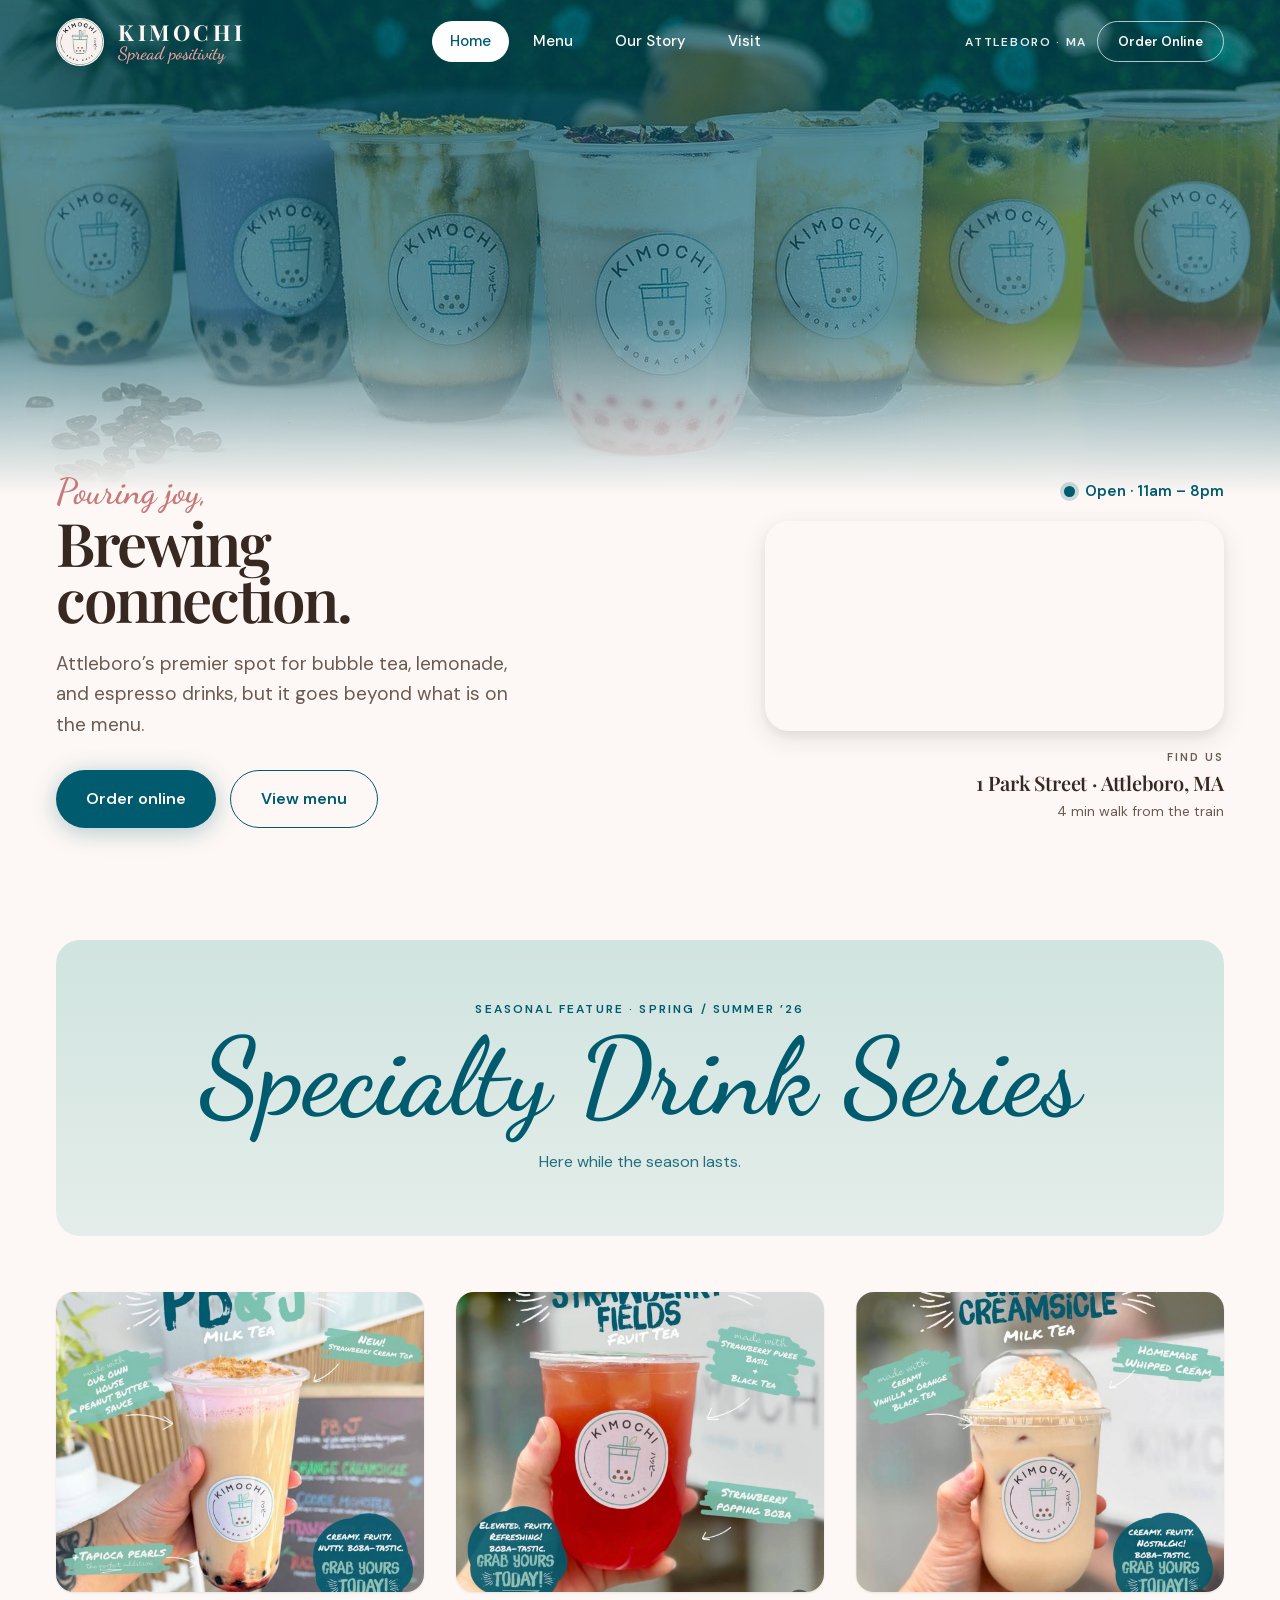
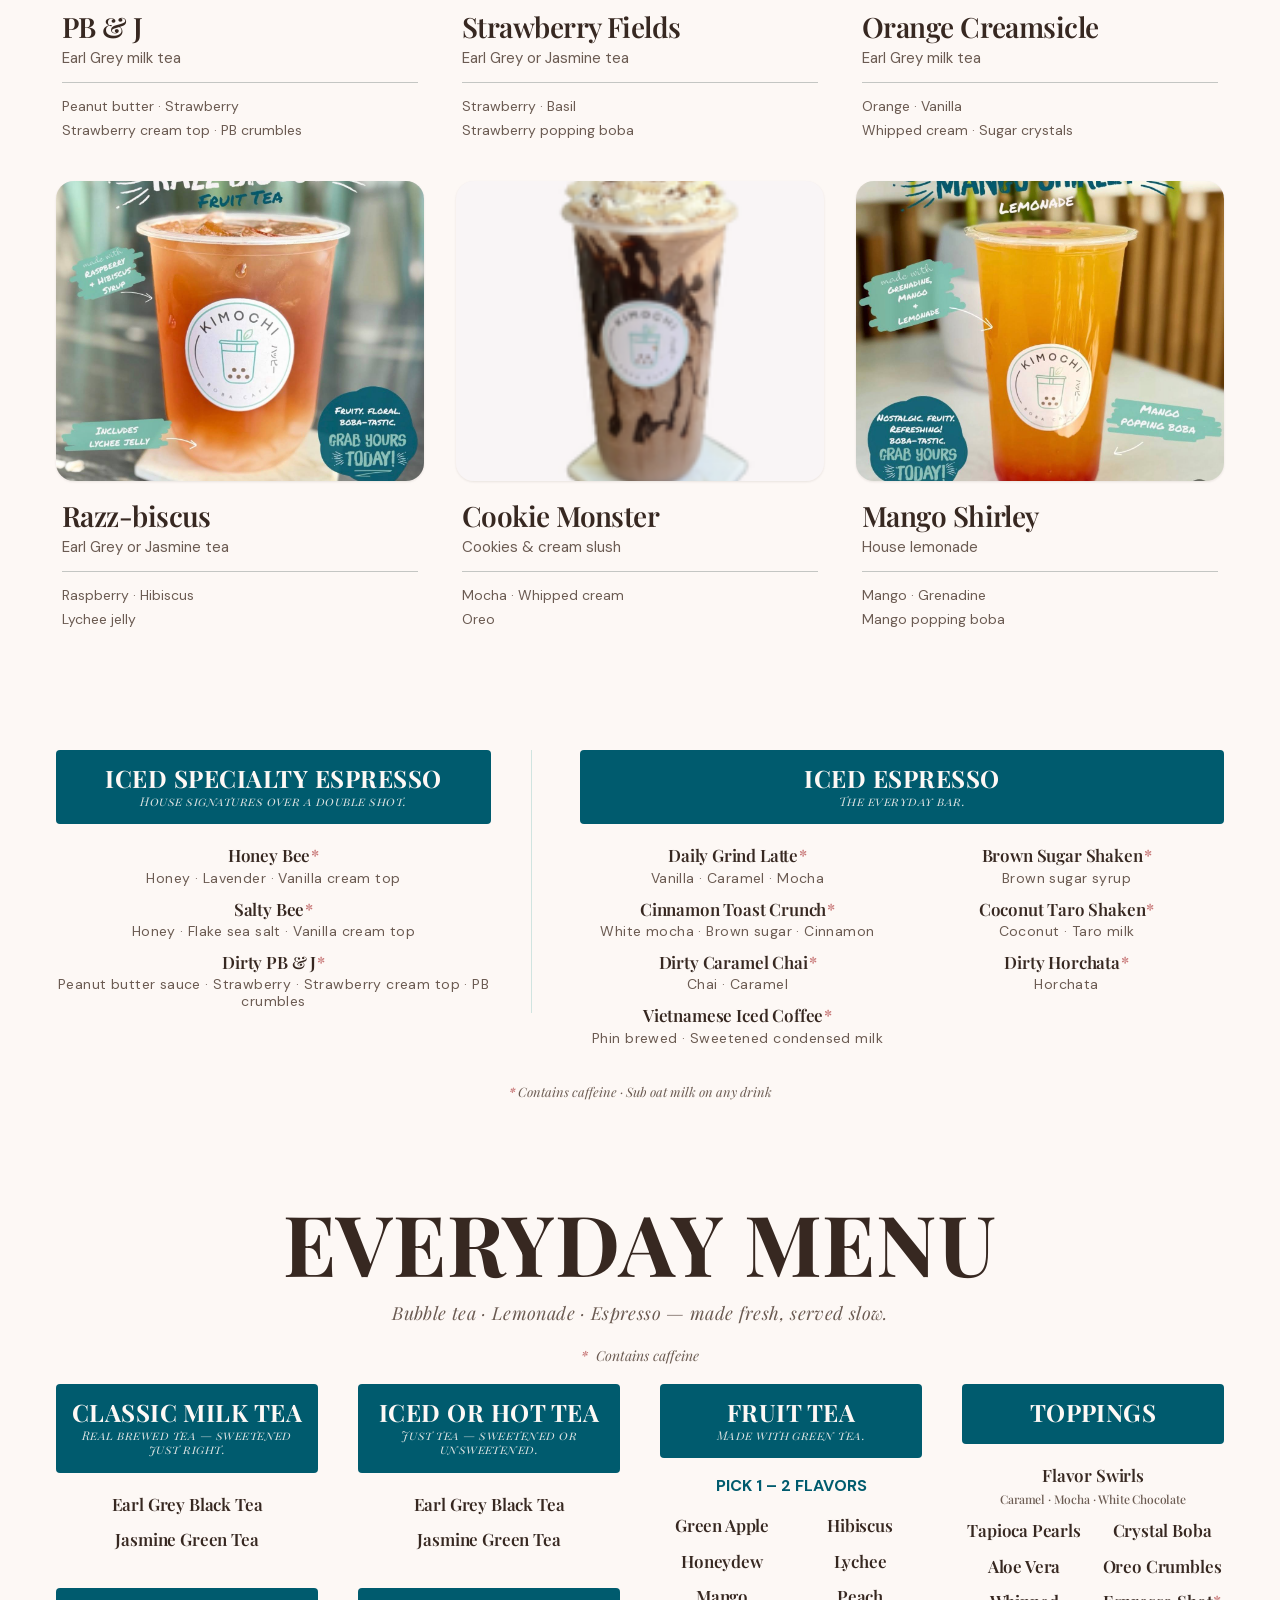
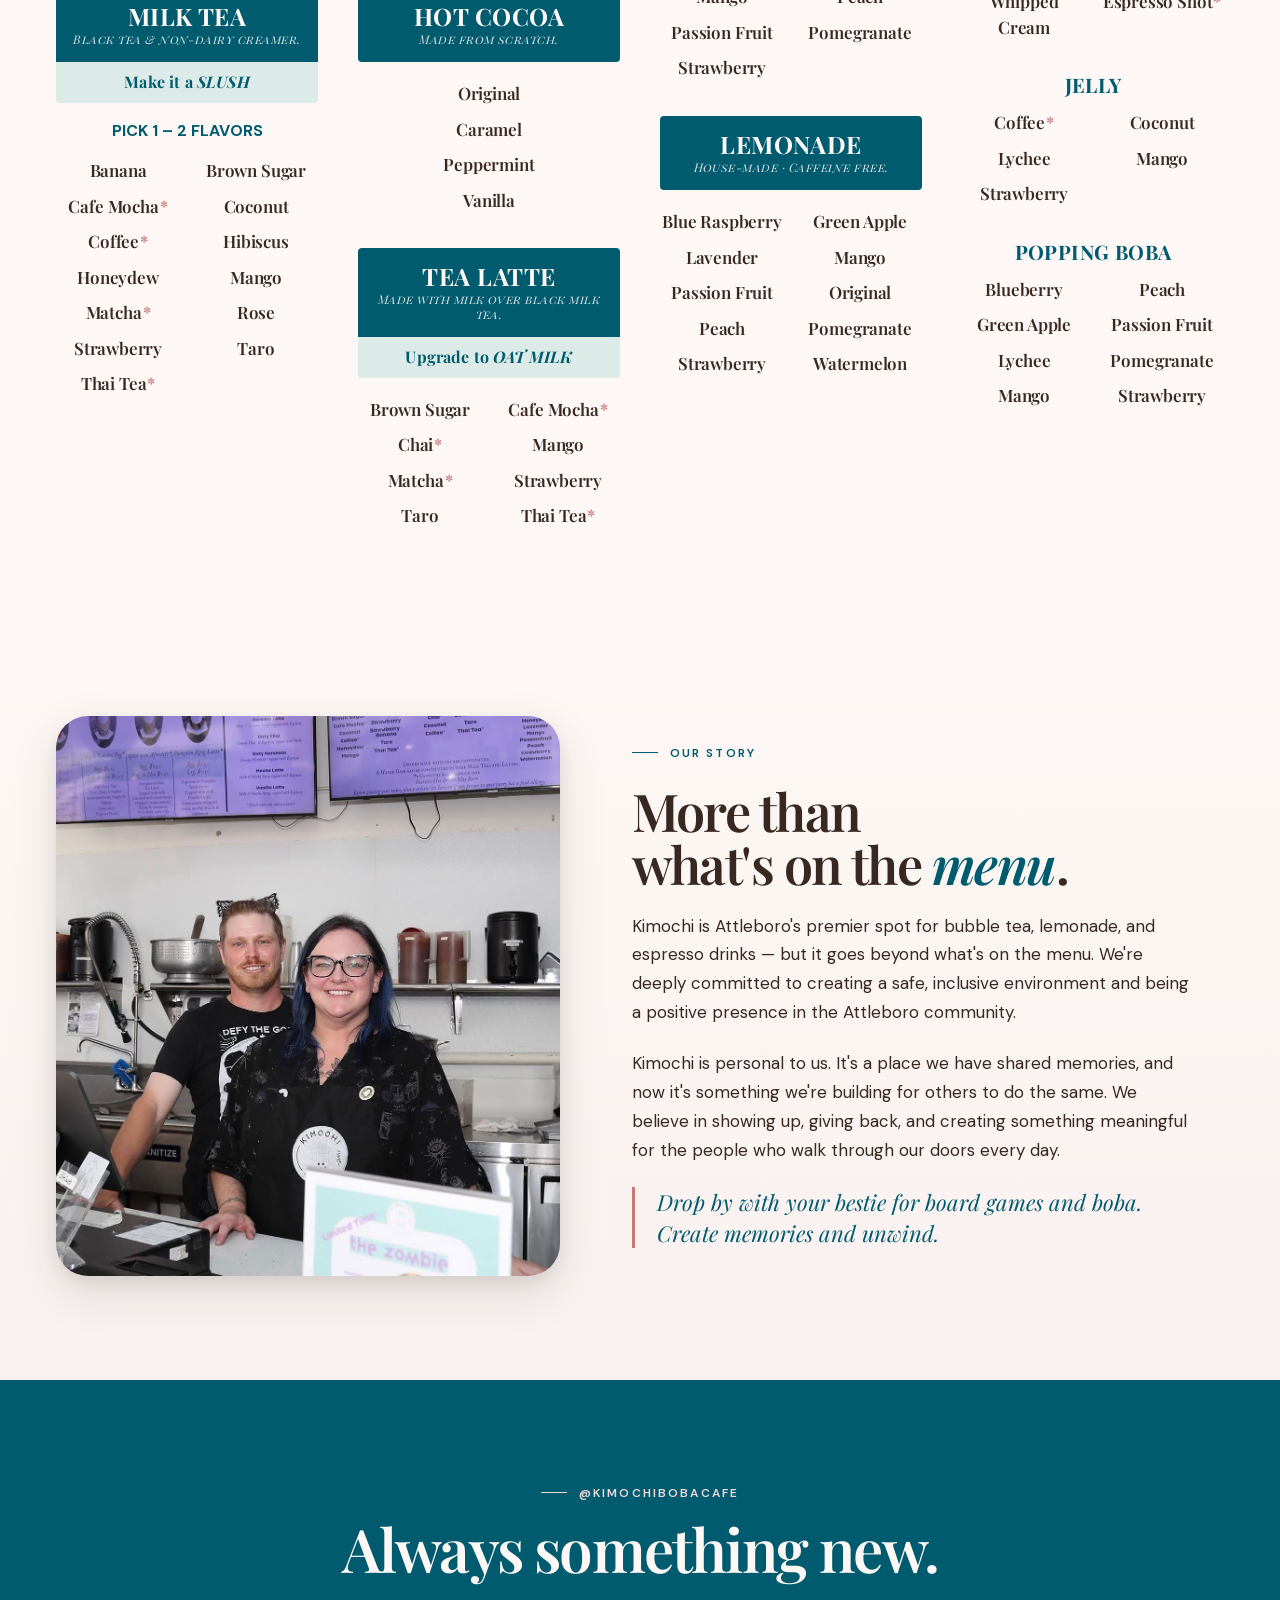
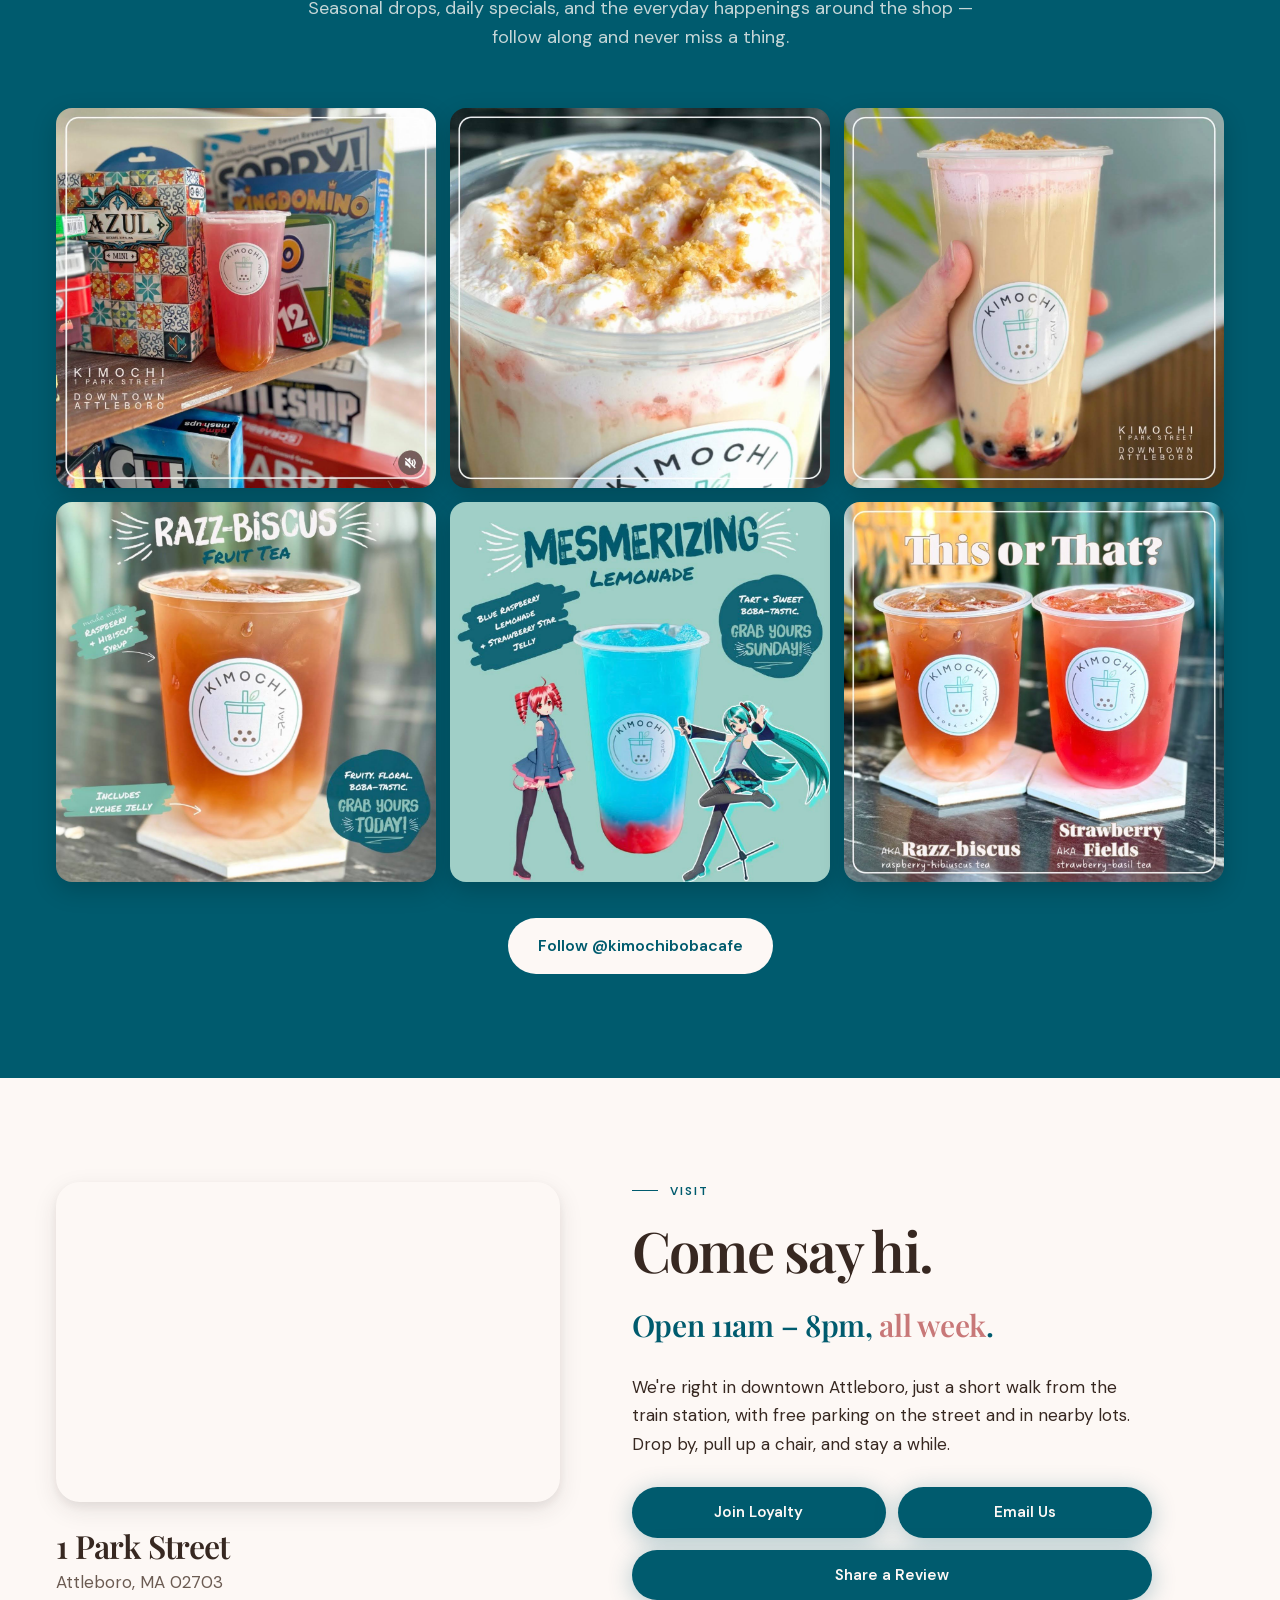
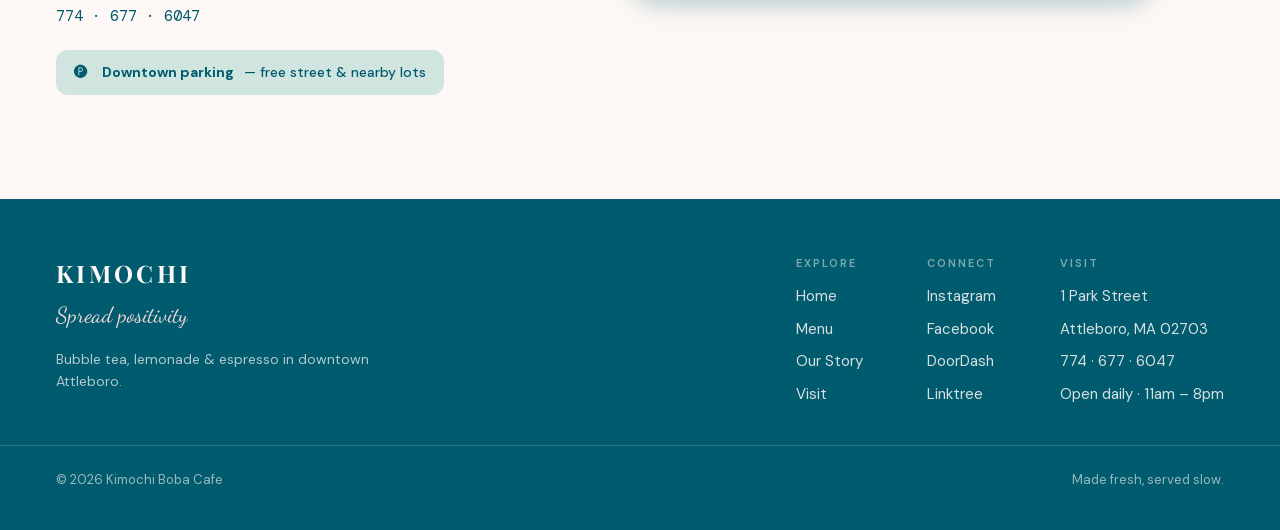
<file: index.html>
<!DOCTYPE html>
<html lang="en">

<head>
  <meta charset="utf-8">
  <meta name="viewport" content="width=device-width, initial-scale=1">
  <title>Kimochi Boba Cafe · Attleboro, MA</title>
  <link rel="stylesheet" href="styles.css">
</head>

<body>

  <!-- ───────────── Header ───────────── -->
  <header class="site-header">
    <a class="brand" href="#home">
      <img class="brand-logo" src="assets/logo.jpg" alt="Kimochi Boba Cafe">
      <span class="brand-text">
        <span class="brand-name">Kimochi</span>
        <span class="brand-tagline">Spread positivity</span>
      </span>
    </a>
    <nav class="nav">
      <a href="#home" class="active">Home</a>
      <a href="#menu">Menu</a>
      <a href="#story">Our Story</a>
      <a href="#visit">Visit</a>
    </nav>
    <div class="header-right">
      <span class="header-locale">Attleboro · MA</span>
      <a class="btn btn--sm btn--ghost-light" href="#" id="order-btn">Order Online</a>
      <button class="nav-toggle" aria-label="Open menu" aria-expanded="false" aria-controls="mobile-nav">
        <span></span>
        <span></span>
        <span></span>
      </button>
    </div>
  </header>

  <div class="mobile-nav-overlay" id="mobile-nav" aria-hidden="true">
    <nav class="mobile-nav">
      <a href="#home">Home</a>
      <a href="#menu">Menu</a>
      <a href="#story">Our Story</a>
      <a href="#visit">Visit</a>
      <a class="btn btn--primary" href="#">Order Online</a>
    </nav>
  </div>

  <!-- ───────────── Hero ───────────── -->
  <section id="home" class="hero" data-screen-label="Hero">
    <div class="hero-photo" aria-hidden="true">
      <div class="hero-scrim"></div>
    </div>
    <div class="hero-content">
      <div class="hero-main">
        <span class="hero-script">Pouring joy,</span>
        <h1 class="hero-title">Brewing<br>connection.</h1>
        <p class="hero-lead">Attleboro’s premier spot for bubble tea, lemonade, and espresso drinks, but it goes beyond
          what is on the menu.</p>
        <div class="hero-ctas">
          <a class="btn btn--primary btn--lg" href="#">Order online</a>
          <a class="btn btn--ghost btn--lg" href="#menu">View menu</a>
        </div>
      </div>
      <div class="hero-aside">
        <span class="hero-status">
          <span class="status-dot"></span>Open · 11am – 8pm
        </span>
        <div class="hero-map">
          <iframe
            src="https://maps.google.com/maps?q=1+Park+Street,+Attleboro,+MA+02703&t=&z=16&ie=UTF8&iwloc=&output=embed"
            width="100%" height="100%" style="border:0;display:block" allowfullscreen="" loading="lazy"
            referrerpolicy="no-referrer-when-downgrade" title="Kimochi Boba Cafe location"></iframe>
        </div>
        <div class="hero-find">
          <span class="find-label">Find us</span>
          <span class="find-address">1 Park Street · Attleboro, MA</span>
          <span class="find-note">4 min walk from the train</span>
        </div>
      </div>
    </div>
  </section>

  <!-- ───────────── Menu (rendered by site-components.js) ───────────── -->
  <section id="menu" class="menu-section" data-screen-label="Menu"></section>

  <!-- ───────────── Our Story ───────────── -->
  <section id="story" class="section story" data-screen-label="Our Story">
    <div class="wrap story-inner">
      <div class="story-media">
        <div class="story-photo">
          <img src="assets/kimochi owners.jpg" style="width:100%;height:100%;object-fit:cover;display:block"
            alt="Kimochi owners">
        </div>
        <div class="story-ring" aria-hidden="true"></div>
      </div>
      <div class="story-text">
        <span class="eyebrow">Our Story</span>
        <h2 class="story-title">More than<br>what's on the <em>menu</em>.</h2>
        <p>Kimochi is Attleboro's premier spot for bubble tea, lemonade, and espresso drinks — but it goes beyond what's
          on the menu. We're deeply committed to creating a safe, inclusive environment and being a positive presence in
          the Attleboro community.</p>
        <p>Kimochi is personal to us. It's a place we have shared memories, and now it's something we're building for
          others to do the same. We believe in showing up, giving back, and creating something meaningful for the people
          who walk through our doors every day.</p>
        <p class="story-quote">Drop by with your bestie for board games and boba. Create memories and unwind.</p>
      </div>
    </div>
  </section>

  <!-- ───────────── Instagram ───────────── -->
  <section id="instagram" class="section instagram" data-screen-label="Instagram">
    <div class="wrap">
      <div class="section-head">
        <span class="eyebrow">@kimochibobacafe</span>
        <h2 class="section-title">Always something new.</h2>
        <p class="section-lead">Seasonal drops, daily specials, and the everyday happenings around the shop — follow
          along and never miss a thing.</p>
      </div>
      <div class="instagram-grid">
        <a class="instagram-cell" href="https://instagram.com/kimochibobacafe" target="_blank" rel="noopener">
          <img src="assets/ig image 1.jpg" alt="Instagram post" loading="lazy">
        </a>
        <a class="instagram-cell" href="https://instagram.com/kimochibobacafe" target="_blank" rel="noopener">
          <img src="assets/ig image 2.jpg" alt="Instagram post" loading="lazy">
        </a>
        <a class="instagram-cell" href="https://instagram.com/kimochibobacafe" target="_blank" rel="noopener">
          <img src="assets/ig image 3.jpg" alt="Instagram post" loading="lazy">
        </a>
        <a class="instagram-cell" href="https://instagram.com/kimochibobacafe" target="_blank" rel="noopener">
          <img src="assets/ig image 4.jpg" alt="Instagram post" loading="lazy">
        </a>
        <a class="instagram-cell" href="https://instagram.com/kimochibobacafe" target="_blank" rel="noopener">
          <img src="assets/ig image 5.jpg" alt="Instagram post" loading="lazy">
        </a>
        <a class="instagram-cell" href="https://instagram.com/kimochibobacafe" target="_blank" rel="noopener">
          <img src="assets/ig image 6.jpg" alt="Instagram post" loading="lazy">
        </a>
      </div>
      <div class="instagram-footer">
        <a class="btn btn--primary btn--lg" href="https://instagram.com/kimochibobacafe" target="_blank"
          rel="noopener">Follow @kimochibobacafe</a>
      </div>
    </div>
  </section>

  <!-- ───────────── Visit ───────────── -->
  <section id="visit" class="section visit" data-screen-label="Visit">
    <div class="wrap visit-inner">
      <div class="visit-left">
        <div class="visit-map">
          <iframe
            src="https://maps.google.com/maps?q=1+Park+Street,+Attleboro,+MA+02703&t=&z=16&ie=UTF8&iwloc=&output=embed"
            width="100%" height="100%" style="border:0;display:block" allowfullscreen="" loading="lazy"
            referrerpolicy="no-referrer-when-downgrade" title="Kimochi Boba Cafe location"></iframe>
        </div>
        <div class="visit-address">
          <h3>1 Park Street</h3>
          <p>Attleboro, MA 02703</p>
          <a href="tel:7746776047">774 · 677 · 6047</a>
        </div>
        <span class="visit-parking">🅟&#xFE0E;&nbsp; <b>Downtown parking</b> — free street &amp; nearby lots</span>
      </div>
      <div class="visit-right">
        <span class="eyebrow">Visit</span>
        <h2 class="visit-title">Come say hi.</h2>
        <p class="visit-hours">Open 11am – 8pm, <span>all week</span>.</p>
        <p class="visit-copy">We're right in downtown Attleboro, just a short walk from the train station, with free
          parking on the street and in nearby lots. Drop by, pull up a chair, and stay a while.</p>
        <div class="visit-actions">
          <a class="btn btn--primary"
            href="https://squareup.com/customer-programs/enroll/RnnGZmMoeKTy?utm_medium=copied-link&utm_source=online">Join
            Loyalty</a>
          <a class="btn btn--primary" href="mailto:hello@kimochiboba.com">Email Us</a>
          <a class="btn btn--primary btn--wide" href="#">Share a Review</a>
        </div>
      </div>
    </div>
  </section>

  <!-- ───────────── Footer ───────────── -->
  <footer class="footer">
    <div class="wrap footer-inner">
      <div class="footer-brand">
        <span class="footer-name">Kimochi</span>
        <span class="footer-tagline">Spread positivity</span>
        <p style="font-size:14px;color:rgba(253,248,245,0.7);margin:8px 0 0;line-height:1.6">Bubble tea, lemonade &amp;
          espresso in downtown Attleboro.</p>
      </div>
      <div class="footer-cols">
        <div class="footer-col">
          <h5>Explore</h5>
          <a href="#home">Home</a>
          <a href="#menu">Menu</a>
          <a href="#story">Our Story</a>
          <a href="#visit">Visit</a>
        </div>
        <div class="footer-col">
          <h5>Connect</h5>
          <a href="https://instagram.com/kimochibobacafe" target="_blank" rel="noopener">Instagram</a>
          <a href="#">Facebook</a>
          <a href="#">DoorDash</a>
          <a href="#">Linktree</a>
        </div>
        <div class="footer-col">
          <h5>Visit</h5>
          <span>1 Park Street</span>
          <span>Attleboro, MA 02703</span>
          <span>774 · 677 · 6047</span>
          <span>Open daily · 11am – 8pm</span>
        </div>
      </div>
    </div>
    <div class="wrap footer-base">
      <span>© 2026 Kimochi Boba Cafe</span>
      <span>Made fresh, served slow.</span>
    </div>
  </footer>

  <script src="menu-data.js"></script>
  <script src="site-components.js"></script>
  <script>
    (function () {
      var toggle = document.querySelector('.nav-toggle');
      var overlay = document.getElementById('mobile-nav');

      function openNav() {
        overlay.classList.add('is-open');
        overlay.setAttribute('aria-hidden', 'false');
        toggle.setAttribute('aria-expanded', 'true');
        document.body.style.overflow = 'hidden';
      }

      function closeNav() {
        overlay.classList.remove('is-open');
        overlay.setAttribute('aria-hidden', 'true');
        toggle.setAttribute('aria-expanded', 'false');
        document.body.style.overflow = '';
      }

      toggle.addEventListener('click', function () {
        overlay.classList.contains('is-open') ? closeNav() : openNav();
      });

      overlay.addEventListener('click', function (e) {
        if (e.target === overlay) closeNav();
      });

      overlay.querySelectorAll('a').forEach(function (a) {
        a.addEventListener('click', closeNav);
      });

      document.addEventListener('keydown', function (e) {
        if (e.key === 'Escape') closeNav();
      });
    })();
  </script>
</body>

</html>
</file>
<file: styles.css>
/* Menu page — scoped styles atop tokens (reuses hp-header from hero-styles.css) */
/* ============================================================
   Kimochi Boba Cafe — Design Tokens
   Logo-accurate: matcha-sage primary, blush ring accent,
   warm cream base, warm rose Japanese script red.
   ============================================================ */

/* --- Webfonts (local) ----------------------------------------- */
@font-face {
  font-family: "Playfair Display";
  src: url("fonts/PlayfairDisplay-VariableFont_wght.ttf") format("truetype-variations");
  font-weight: 400 900;
  font-style: normal;
  font-display: swap;
}

@font-face {
  font-family: "Playfair Display";
  src: url("fonts/PlayfairDisplay-Italic-VariableFont_wght.ttf") format("truetype-variations");
  font-weight: 400 900;
  font-style: italic;
  font-display: swap;
}

@font-face {
  font-family: "Dancing Script";
  src: url("fonts/DancingScript-VariableFont_wght.ttf") format("truetype-variations");
  font-weight: 400 700;
  font-style: normal;
  font-display: swap;
}

/* DM Sans and DM Mono are loaded from Google Fonts because the user
   did not provide those font files. Include the line below in <head>:
   <link rel="stylesheet"
     href="https://fonts.googleapis.com/css2?family=DM+Mono:wght@400;500&family=DM+Sans:wght@400;500;600;700&display=swap">
*/

:root {
  /* ----- Color · Base (warm neutrals from logo interior) ----- */
  --color-cream: #FDF8F5;
  /* page bg — warm off-white */
  --color-milk: #F9F1EF;
  /* secondary warm surface */
  --color-pearl: #FFFFFF;
  /* pure white cards */
  --color-ink: #372821;
  /* primary text — warm near-black */
  --color-stone: #6B5B52;
  /* secondary text / muted */
  --color-fog: #C4C6C3;
  /* logo ring — borders, dividers */

  /* ----- Color · Brand Matcha (primary — logo cup/leaf) ----- */
  --color-matcha: #005B6E;
  /* primary deep teal */
  --color-matcha-light: #4B8A95;
  /* mid */
  --color-matcha-pale: #D0E4E0;
  /* leaf wash */
  --color-matcha-dark: #00485A;
  /* cta */
  --color-matcha-deep: #003442;
  /* hover / active */

  /* ----- Color · Brand Blush (accent — logo ring) ----- */
  --color-blush: #F2EAE8;
  --color-blush-mid: #E0D0CC;
  --color-blush-deep: #C4A8A4;

  /* ----- Color · Brand Rose (logo Japanese script red) ----- */
  --color-rose: #C87878;
  --color-rose-light: #F2DADA;
  --color-rose-dark: #9E4C4C;

  /* ----- Color · Drink Flavors ----- */
  --color-mango: #F0C060;
  --color-mango-light: #FAE8B0;
  --color-mango-dark: #C8902A;

  --color-taro: #C9A8D4;
  --color-taro-light: #EBD9F4;
  --color-taro-dark: #8B6BA8;

  --color-brown-sugar: #8B5E3C;
  --color-brown-sugar-light: #D4A882;

  /* ----- Color · Semantic ----- */
  --bg: var(--color-cream);
  --surface: var(--color-pearl);
  --surface-alt: var(--color-milk);
  --fg: var(--color-ink);
  --fg-muted: var(--color-stone);
  --fg-disabled: var(--color-fog);
  --border: var(--color-fog);
  --accent-primary: var(--color-matcha);
  --accent-secondary: var(--color-blush);
  --accent-highlight: var(--color-rose);
  --cta: var(--color-matcha);
  --cta-hover: var(--color-matcha-dark);
  --cta-fg: var(--color-cream);

  /* ----- Type · Families ----- */
  --font-display: "Playfair Display", Georgia, "Times New Roman", serif;
  --font-body: "DM Sans", "Helvetica Neue", Arial, sans-serif;
  --font-accent: "Dancing Script", "Brush Script MT", cursive;
  --font-mono: "DM Mono", ui-monospace, "SF Mono", Menlo, monospace;

  /* ----- Type · Sizes ----- */
  --fs-xs: 0.75rem;
  /* 12px */
  --fs-sm: 0.875rem;
  /* 14px */
  --fs-base: 1rem;
  /* 16px */
  --fs-md: 1.125rem;
  /* 18px */
  --fs-lg: 1.25rem;
  /* 20px */
  --fs-xl: 1.5rem;
  /* 24px */
  --fs-2xl: 2rem;
  /* 32px */
  --fs-3xl: 2.5rem;
  /* 40px */
  --fs-4xl: 3.5rem;
  /* 56px */
  --fs-5xl: 5rem;
  /* 80px */

  /* ----- Type · Weights ----- */
  --fw-regular: 400;
  --fw-medium: 500;
  --fw-semibold: 600;
  --fw-bold: 700;
  --fw-extrabold: 800;

  /* ----- Type · Line height ----- */
  --lh-tight: 1.15;
  --lh-snug: 1.3;
  --lh-normal: 1.5;
  --lh-relaxed: 1.7;
  --lh-loose: 2;

  /* ----- Type · Tracking ----- */
  --ls-tight: -0.03em;
  --ls-normal: 0em;
  --ls-wide: 0.06em;
  --ls-widest: 0.15em;

  /* ----- Spacing scale ----- */
  --space-1: 4px;
  --space-2: 8px;
  --space-3: 12px;
  --space-4: 16px;
  --space-5: 20px;
  --space-6: 24px;
  --space-8: 32px;
  --space-10: 40px;
  --space-12: 48px;
  --space-16: 64px;
  --space-20: 80px;
  --space-24: 96px;
  --space-32: 128px;

  /* ----- Border radius ----- */
  --radius-none: 0px;
  --radius-sm: 6px;
  --radius-base: 12px;
  --radius-md: 16px;
  --radius-lg: 24px;
  --radius-xl: 32px;
  --radius-pill: 9999px;
  --radius-circle: 50%;

  /* ----- Borders ----- */
  --bw-thin: 1px;
  --bw-base: 1.5px;
  --bw-thick: 2px;

  /* ----- Shadows ----- */
  --shadow-sm: 0 1px 3px rgba(45, 40, 37, 0.06), 0 1px 2px rgba(45, 40, 37, 0.04);
  --shadow-base: 0 4px 12px rgba(45, 40, 37, 0.08), 0 2px 4px rgba(45, 40, 37, 0.04);
  --shadow-md: 0 8px 24px rgba(45, 40, 37, 0.10), 0 4px 8px rgba(45, 40, 37, 0.06);
  --shadow-lg: 0 16px 48px rgba(45, 40, 37, 0.12), 0 8px 16px rgba(45, 40, 37, 0.08);
  --shadow-matcha-glow: 0 4px 24px rgba(0, 91, 110, 0.30);
  --shadow-blush-glow: 0 4px 20px rgba(194, 168, 164, 0.40);

  /* ----- Motion ----- */
  --dur-instant: 80ms;
  --dur-fast: 150ms;
  --dur-base: 250ms;
  --dur-slow: 400ms;
  --dur-slower: 600ms;
  --ease-out: cubic-bezier(0.0, 0.0, 0.2, 1);
  --ease-in-out: cubic-bezier(0.4, 0.0, 0.2, 1);
  --ease-spring: cubic-bezier(0.34, 1.56, 0.64, 1);
  --ease-bounce: cubic-bezier(0.68, -0.55, 0.265, 1.55);

  /* ----- Breakpoints (reference) ----- */
  --bp-sm: 480px;
  --bp-md: 768px;
  --bp-lg: 1024px;
  --bp-xl: 1280px;
  --bp-2xl: 1536px;

  /* ----- z-index ----- */
  --z-base: 0;
  --z-raised: 10;
  --z-dropdown: 100;
  --z-sticky: 200;
  --z-overlay: 300;
  --z-modal: 400;
  --z-toast: 500;
}

/* ============================================================
   Semantic element styles — drop-in base for any HTML doc
   ============================================================ */

html,
body {
  background: var(--bg);
  color: var(--fg);
  font-family: var(--font-body);
  font-size: var(--fs-base);
  line-height: var(--lh-normal);
  -webkit-font-smoothing: antialiased;
  text-rendering: optimizeLegibility;
}

h1,
h2,
h3,
h4 {
  font-family: var(--font-display);
  color: var(--fg);
  line-height: var(--lh-tight);
  letter-spacing: var(--ls-tight);
  margin: 0;
  font-weight: var(--fw-semibold);
}

h1 {
  font-size: var(--fs-4xl);
}

h2 {
  font-size: var(--fs-3xl);
}

h3 {
  font-size: var(--fs-2xl);
}

h4 {
  font-size: var(--fs-xl);
  font-weight: var(--fw-medium);
}

h5,
h6 {
  font-family: var(--font-body);
  font-weight: var(--fw-semibold);
  letter-spacing: var(--ls-widest);
  text-transform: uppercase;
  font-size: var(--fs-sm);
  color: var(--fg-muted);
  margin: 0;
}

p {
  font-size: var(--fs-base);
  line-height: var(--lh-relaxed);
  color: var(--fg);
  margin: 0;
}

.lead {
  font-size: var(--fs-md);
  line-height: var(--lh-relaxed);
  color: var(--fg-muted);
}

.script {
  font-family: var(--font-accent);
  font-weight: var(--fw-regular);
  color: var(--accent-highlight);
  font-size: var(--fs-2xl);
  line-height: var(--lh-snug);
}

.eyebrow {
  font-family: var(--font-body);
  font-size: var(--fs-xs);
  font-weight: var(--fw-semibold);
  letter-spacing: var(--ls-widest);
  text-transform: uppercase;
  color: var(--accent-primary);
}

code,
kbd,
samp,
pre,
.price {
  font-family: var(--font-mono);
  font-size: 0.95em;
}

a {
  color: var(--accent-primary);
  text-decoration: underline;
  text-underline-offset: 3px;
  text-decoration-thickness: 1px;
  text-decoration-color: color-mix(in srgb, var(--accent-primary) 40%, transparent);
  transition: color var(--dur-fast) var(--ease-out),
    text-decoration-color var(--dur-fast) var(--ease-out);
}

a:hover {
  color: var(--cta-hover);
  text-decoration-color: currentColor;
}

hr {
  border: 0;
  border-top: var(--bw-thin) solid var(--border);
  margin: var(--space-8) 0;
}

::selection {
  background: var(--color-matcha-pale);
  color: var(--color-matcha);
}

/* Focus ring + form-input focus glow keep the new teal alpha */
:root {
  --focus-ring: 0 0 0 3px rgba(0, 91, 110, 0.22);
}

/* latin-ext */
@font-face {
  font-family: 'DM Mono';
  font-style: normal;
  font-weight: 400;
  font-display: swap;
  src: url("fonts/dm-mono-400-latin-ext.woff2") format('woff2');
  unicode-range: U+0100-02BA, U+02BD-02C5, U+02C7-02CC, U+02CE-02D7, U+02DD-02FF, U+0304, U+0308, U+0329, U+1D00-1DBF, U+1E00-1E9F, U+1EF2-1EFF, U+2020, U+20A0-20AB, U+20AD-20C0, U+2113, U+2C60-2C7F, U+A720-A7FF;
}

/* latin */
@font-face {
  font-family: 'DM Mono';
  font-style: normal;
  font-weight: 400;
  font-display: swap;
  src: url("fonts/dm-mono-400-latin.woff2") format('woff2');
  unicode-range: U+0000-00FF, U+0131, U+0152-0153, U+02BB-02BC, U+02C6, U+02DA, U+02DC, U+0304, U+0308, U+0329, U+2000-206F, U+20AC, U+2122, U+2191, U+2193, U+2212, U+2215, U+FEFF, U+FFFD;
}

/* latin-ext */
@font-face {
  font-family: 'DM Mono';
  font-style: normal;
  font-weight: 500;
  font-display: swap;
  src: url("fonts/dm-mono-500-latin-ext.woff2") format('woff2');
  unicode-range: U+0100-02BA, U+02BD-02C5, U+02C7-02CC, U+02CE-02D7, U+02DD-02FF, U+0304, U+0308, U+0329, U+1D00-1DBF, U+1E00-1E9F, U+1EF2-1EFF, U+2020, U+20A0-20AB, U+20AD-20C0, U+2113, U+2C60-2C7F, U+A720-A7FF;
}

/* latin */
@font-face {
  font-family: 'DM Mono';
  font-style: normal;
  font-weight: 500;
  font-display: swap;
  src: url("fonts/dm-mono-500-latin.woff2") format('woff2');
  unicode-range: U+0000-00FF, U+0131, U+0152-0153, U+02BB-02BC, U+02C6, U+02DA, U+02DC, U+0304, U+0308, U+0329, U+2000-206F, U+20AC, U+2122, U+2191, U+2193, U+2212, U+2215, U+FEFF, U+FFFD;
}

/* latin-ext */
@font-face {
  font-family: 'DM Sans';
  font-style: normal;
  font-weight: 400;
  font-display: swap;
  src: url("fonts/dm-sans-400-latin-ext.woff2") format('woff2');
  unicode-range: U+0100-02BA, U+02BD-02C5, U+02C7-02CC, U+02CE-02D7, U+02DD-02FF, U+0304, U+0308, U+0329, U+1D00-1DBF, U+1E00-1E9F, U+1EF2-1EFF, U+2020, U+20A0-20AB, U+20AD-20C0, U+2113, U+2C60-2C7F, U+A720-A7FF;
}

/* latin */
@font-face {
  font-family: 'DM Sans';
  font-style: normal;
  font-weight: 400;
  font-display: swap;
  src: url("fonts/dm-sans-400-latin.woff2") format('woff2');
  unicode-range: U+0000-00FF, U+0131, U+0152-0153, U+02BB-02BC, U+02C6, U+02DA, U+02DC, U+0304, U+0308, U+0329, U+2000-206F, U+20AC, U+2122, U+2191, U+2193, U+2212, U+2215, U+FEFF, U+FFFD;
}

/* latin-ext */
@font-face {
  font-family: 'DM Sans';
  font-style: normal;
  font-weight: 500;
  font-display: swap;
  src: url("fonts/dm-sans-400-latin-ext.woff2") format('woff2');
  unicode-range: U+0100-02BA, U+02BD-02C5, U+02C7-02CC, U+02CE-02D7, U+02DD-02FF, U+0304, U+0308, U+0329, U+1D00-1DBF, U+1E00-1E9F, U+1EF2-1EFF, U+2020, U+20A0-20AB, U+20AD-20C0, U+2113, U+2C60-2C7F, U+A720-A7FF;
}

/* latin */
@font-face {
  font-family: 'DM Sans';
  font-style: normal;
  font-weight: 500;
  font-display: swap;
  src: url("fonts/dm-sans-400-latin.woff2") format('woff2');
  unicode-range: U+0000-00FF, U+0131, U+0152-0153, U+02BB-02BC, U+02C6, U+02DA, U+02DC, U+0304, U+0308, U+0329, U+2000-206F, U+20AC, U+2122, U+2191, U+2193, U+2212, U+2215, U+FEFF, U+FFFD;
}

/* latin-ext */
@font-face {
  font-family: 'DM Sans';
  font-style: normal;
  font-weight: 600;
  font-display: swap;
  src: url("fonts/dm-sans-400-latin-ext.woff2") format('woff2');
  unicode-range: U+0100-02BA, U+02BD-02C5, U+02C7-02CC, U+02CE-02D7, U+02DD-02FF, U+0304, U+0308, U+0329, U+1D00-1DBF, U+1E00-1E9F, U+1EF2-1EFF, U+2020, U+20A0-20AB, U+20AD-20C0, U+2113, U+2C60-2C7F, U+A720-A7FF;
}

/* latin */
@font-face {
  font-family: 'DM Sans';
  font-style: normal;
  font-weight: 600;
  font-display: swap;
  src: url("fonts/dm-sans-400-latin.woff2") format('woff2');
  unicode-range: U+0000-00FF, U+0131, U+0152-0153, U+02BB-02BC, U+02C6, U+02DA, U+02DC, U+0304, U+0308, U+0329, U+2000-206F, U+20AC, U+2122, U+2191, U+2193, U+2212, U+2215, U+FEFF, U+FFFD;
}

/* latin-ext */
@font-face {
  font-family: 'DM Sans';
  font-style: normal;
  font-weight: 700;
  font-display: swap;
  src: url("fonts/dm-sans-400-latin-ext.woff2") format('woff2');
  unicode-range: U+0100-02BA, U+02BD-02C5, U+02C7-02CC, U+02CE-02D7, U+02DD-02FF, U+0304, U+0308, U+0329, U+1D00-1DBF, U+1E00-1E9F, U+1EF2-1EFF, U+2020, U+20A0-20AB, U+20AD-20C0, U+2113, U+2C60-2C7F, U+A720-A7FF;
}

/* latin */
@font-face {
  font-family: 'DM Sans';
  font-style: normal;
  font-weight: 700;
  font-display: swap;
  src: url("fonts/dm-sans-400-latin.woff2") format('woff2');
  unicode-range: U+0000-00FF, U+0131, U+0152-0153, U+02BB-02BC, U+02C6, U+02DA, U+02DC, U+0304, U+0308, U+0329, U+2000-206F, U+20AC, U+2122, U+2191, U+2193, U+2212, U+2215, U+FEFF, U+FFFD;
}


* {
  box-sizing: border-box;
}

/* The artboard root — fixed width, content-driven height */
.menu-page {
  position: relative;
  width: 100%;
  background: var(--bg);
  color: var(--fg);
  font-family: var(--font-body);
  overflow: hidden;
  padding-top: 80px;
}

/* ─── Shared menu hero (intro) ─── */
.menu-intro {
  position: relative;
  padding: 56px 80px 32px;
  text-align: center;
}

.menu-intro-eyebrow {
  display: inline-flex;
  align-items: center;
  gap: 12px;
  font-size: 12px;
  font-weight: 600;
  letter-spacing: 0.18em;
  text-transform: uppercase;
  color: var(--accent-primary);
  margin-bottom: 18px;
}

.menu-intro-eyebrow::before,
.menu-intro-eyebrow::after {
  content: "";
  width: 28px;
  height: 1px;
  background: var(--accent-primary);
}

.menu-intro-title {
  font-family: var(--font-display);
  font-weight: 500;
  font-size: 84px;
  line-height: 0.98;
  letter-spacing: -0.03em;
  margin: 0;
  color: var(--color-ink);
}

.menu-intro-title em {
  font-style: italic;
  color: var(--color-matcha);
}

.menu-intro-title .script {
  display: block;
  font-family: var(--font-accent);
  font-weight: 500;
  color: var(--accent-highlight);
  font-size: 56px;
  line-height: 1;
  margin-top: 8px;
  letter-spacing: 0;
}

.menu-intro-lead {
  margin: 18px auto 0;
  max-width: 560px;
  font-size: 17px;
  line-height: 1.65;
  color: var(--fg-muted);
}

/* ─── Filter chip rail (A, B) ─── */
.menu-chips {
  display: flex;
  gap: 8px;
  flex-wrap: wrap;
  justify-content: center;
  margin: 28px auto 0;
  padding: 0 80px;
}

.menu-chip {
  font-family: var(--font-body);
  font-size: 13px;
  font-weight: 500;
  padding: 9px 18px;
  border-radius: var(--radius-pill);
  border: 1px solid var(--border);
  background: var(--surface);
  color: var(--fg);
  cursor: pointer;
  transition: all .2s var(--ease-out);
}

.menu-chip:hover {
  border-color: var(--accent-primary);
  color: var(--accent-primary);
}

.menu-chip.is-active {
  background: var(--cta);
  color: var(--cta-fg);
  border-color: var(--cta);
  box-shadow: var(--shadow-matcha-glow);
}

/* Legend pill (caffeine) */
.menu-key {
  display: inline-flex;
  align-items: center;
  gap: 8px;
  font-size: 12px;
  color: var(--fg-muted);
  letter-spacing: 0.04em;
}

.menu-key-star {
  font-family: var(--font-display);
  font-weight: 600;
  color: var(--accent-highlight);
  font-size: 16px;
  line-height: 1;
}

/* ═══════════════════════════════════════════════════════
   A — Editorial column menu
   Quiet, narrow centered measure, generous whitespace.
   ═══════════════════════════════════════════════════════ */
.menu-a-body {
  max-width: 1080px;
  margin: 0 auto;
  padding: 24px 80px 96px;
}

.menu-a-section {
  padding: 56px 0;
  border-top: 1px solid var(--border);
}

.menu-a-section:first-child {
  border-top: 0;
  padding-top: 32px;
}

.menu-a-section--inner {
  display: grid;
  grid-template-columns: 280px 1fr;
  gap: 64px;
  align-items: start;
}

.menu-a-section-head {
  position: sticky;
  top: 96px;
}

.menu-a-section-num {
  font-family: var(--font-mono);
  font-size: 12px;
  color: var(--fg-muted);
  letter-spacing: 0.12em;
  display: block;
  margin-bottom: 10px;
}

.menu-a-section-name {
  font-family: var(--font-display);
  font-weight: 500;
  font-size: 38px;
  line-height: 1;
  letter-spacing: -0.02em;
  color: var(--color-ink);
  margin: 0 0 10px;
}

.menu-a-section-subtitle {
  font-size: 14px;
  line-height: 1.5;
  color: var(--fg-muted);
  font-family: var(--font-display);
  font-style: italic;
  margin: 0 0 18px;
}

.menu-a-pick-hint {
  font-family: var(--font-body);
  font-size: 11px;
  font-weight: 600;
  letter-spacing: 0.16em;
  text-transform: uppercase;
  color: var(--accent-primary);
  display: inline-flex;
  align-items: center;
  gap: 8px;
}

.menu-a-pick-hint::before {
  content: "";
  width: 16px;
  height: 1px;
  background: var(--accent-primary);
}

.menu-a-note {
  display: inline-flex;
  align-items: center;
  gap: 8px;
  margin-top: 16px;
  padding: 7px 14px;
  border-radius: var(--radius-pill);
  background: var(--color-matcha-pale);
  color: var(--color-matcha);
  font-family: var(--font-accent);
  font-size: 19px;
  font-weight: 500;
  line-height: 1;
}

.menu-a-items {
  display: grid;
  grid-template-columns: repeat(2, 1fr);
  gap: 12px 32px;
}

.menu-a-items--three {
  grid-template-columns: repeat(3, 1fr);
}

.menu-a-item {
  display: flex;
  align-items: center;
  gap: 14px;
  padding: 6px 0;
  font-size: 17px;
  color: var(--color-ink);
  font-family: var(--font-display);
  font-weight: 400;
  letter-spacing: -0.01em;
}

.menu-a-item-swatch {
  width: 18px;
  height: 18px;
  border-radius: 50%;
  flex: 0 0 18px;
  border: 1px solid rgba(45, 40, 37, 0.08);
  box-shadow: 0 1px 2px rgba(45, 40, 37, 0.08);
}

.menu-a-item-caf {
  font-family: var(--font-display);
  font-weight: 600;
  color: var(--accent-highlight);
  font-size: 14px;
  margin-left: -6px;
}

/* Toppings band — last section */
.menu-a-toppings {
  margin-top: 24px;
  padding: 56px 80px 80px;
  background: var(--color-matcha);
  color: var(--color-cream);
}

.menu-a-toppings-inner {
  max-width: 1080px;
  margin: 0 auto;
}

.menu-a-toppings-head {
  display: flex;
  align-items: baseline;
  gap: 24px;
  margin-bottom: 36px;
}

.menu-a-toppings-title {
  font-family: var(--font-display);
  font-weight: 500;
  font-size: 44px;
  line-height: 1;
  letter-spacing: -0.02em;
  color: var(--color-cream);
  margin: 0;
}

.menu-a-toppings-subtitle {
  font-family: var(--font-accent);
  font-size: 28px;
  color: #F2DADA;
  margin: 0;
}

.menu-a-toppings-grid {
  display: grid;
  grid-template-columns: 1.4fr 1fr 1fr;
  gap: 48px;
}

.menu-a-toppings-col h4 {
  font-family: var(--font-body);
  font-size: 11px;
  font-weight: 600;
  letter-spacing: 0.18em;
  text-transform: uppercase;
  color: rgba(253, 248, 245, 0.55);
  margin: 0 0 16px;
}

.menu-a-toppings-list {
  display: flex;
  flex-direction: column;
  gap: 8px;
}

.menu-a-toppings-item {
  font-family: var(--font-display);
  font-size: 18px;
  color: var(--color-cream);
}

.menu-a-toppings-item small {
  font-family: var(--font-body);
  font-size: 12px;
  color: rgba(253, 248, 245, 0.6);
  margin-left: 8px;
  letter-spacing: 0.04em;
}

/* ═══════════════════════════════════════════════════════
   B — Filterable card grid
   ═══════════════════════════════════════════════════════ */
.menu-b-body {
  max-width: 1280px;
  margin: 0 auto;
  padding: 24px 56px 96px;
}

.menu-b-grid {
  display: grid;
  grid-template-columns: repeat(3, 1fr);
  gap: 24px;
  margin-top: 16px;
}

.menu-b-card {
  background: var(--surface);
  border-radius: var(--radius-lg);
  border: 1px solid var(--border);
  padding: 24px;
  display: flex;
  flex-direction: column;
  gap: 16px;
  box-shadow: var(--shadow-sm);
  transition: transform .25s var(--ease-out), box-shadow .25s var(--ease-out);
  position: relative;
  overflow: hidden;
}

.menu-b-card:hover {
  transform: translateY(-3px);
  box-shadow: var(--shadow-base);
}

.menu-b-card--wide {
  grid-column: span 2;
}

.menu-b-card-head {
  display: flex;
  align-items: flex-start;
  justify-content: space-between;
  gap: 16px;
}

.menu-b-card-eyebrow {
  font-family: var(--font-mono);
  font-size: 11px;
  letter-spacing: 0.14em;
  text-transform: uppercase;
  color: var(--fg-muted);
}

.menu-b-card-name {
  font-family: var(--font-display);
  font-weight: 500;
  font-size: 28px;
  line-height: 1.05;
  letter-spacing: -0.02em;
  color: var(--color-ink);
  margin: 4px 0 0;
}

.menu-b-card-subtitle {
  font-family: var(--font-display);
  font-style: italic;
  font-size: 14px;
  color: var(--fg-muted);
  margin: 4px 0 0;
}

.menu-b-card-badge {
  display: inline-flex;
  align-items: center;
  gap: 6px;
  padding: 5px 11px;
  border-radius: var(--radius-pill);
  font-size: 11px;
  font-weight: 600;
  letter-spacing: 0.06em;
  background: var(--color-matcha-pale);
  color: var(--color-matcha);
  white-space: nowrap;
}

.menu-b-card-badge--blush {
  background: var(--color-blush);
  color: var(--color-rose-dark);
}

.menu-b-card-badge--mango {
  background: var(--color-mango-light);
  color: var(--color-brown-sugar);
}

.menu-b-flavors {
  display: flex;
  flex-wrap: wrap;
  gap: 6px;
}

.menu-b-flavor {
  display: inline-flex;
  align-items: center;
  gap: 7px;
  padding: 6px 12px 6px 8px;
  border-radius: var(--radius-pill);
  background: var(--color-cream);
  border: 1px solid var(--border);
  font-size: 13px;
  color: var(--color-ink);
}

.menu-b-flavor-dot {
  width: 12px;
  height: 12px;
  border-radius: 50%;
  border: 1px solid rgba(45, 40, 37, 0.08);
}

.menu-b-flavor-caf {
  color: var(--accent-highlight);
  font-weight: 600;
  font-family: var(--font-display);
  font-size: 14px;
  line-height: 0.5;
}

.menu-b-card-footer {
  display: flex;
  justify-content: space-between;
  align-items: center;
  margin-top: auto;
  padding-top: 8px;
}

.menu-b-card-footer-count {
  font-family: var(--font-mono);
  font-size: 12px;
  color: var(--fg-muted);
}

.menu-b-card-footer-cta {
  display: inline-flex;
  align-items: center;
  gap: 6px;
  font-family: var(--font-body);
  font-size: 13px;
  font-weight: 600;
  color: var(--cta);
  cursor: pointer;
}

.menu-b-card-footer-cta:hover {
  color: var(--cta-hover);
}

.menu-b-toppings-strip {
  margin-top: 40px;
  display: grid;
  grid-template-columns: 1fr 1fr 1fr;
  gap: 16px;
}

.menu-b-toppings-card {
  background: var(--color-matcha);
  color: var(--color-cream);
  border-radius: var(--radius-lg);
  padding: 24px;
}

.menu-b-toppings-card--cream {
  background: var(--color-cream);
  color: var(--color-ink);
  border: 1px solid var(--border);
}

.menu-b-toppings-card h4 {
  font-family: var(--font-body);
  font-size: 11px;
  font-weight: 600;
  letter-spacing: 0.18em;
  text-transform: uppercase;
  margin: 0 0 14px;
  color: rgba(253, 248, 245, 0.6);
}

.menu-b-toppings-card--cream h4 {
  color: var(--accent-primary);
}

.menu-b-toppings-card h3 {
  font-family: var(--font-display);
  font-weight: 500;
  font-size: 24px;
  margin: 0 0 14px;
  line-height: 1.1;
  color: var(--color-cream);
}

.menu-b-toppings-card--cream h3 {
  color: var(--color-ink);
}

.menu-b-toppings-list {
  display: flex;
  flex-wrap: wrap;
  gap: 6px;
}

.menu-b-toppings-list span {
  font-size: 13px;
  padding: 5px 11px;
  border-radius: var(--radius-pill);
  background: rgba(253, 248, 245, 0.12);
}

.menu-b-toppings-card--cream .menu-b-toppings-list span {
  background: var(--surface);
  border: 1px solid var(--border);
}

/* ═══════════════════════════════════════════════════════
   C — Poster homage (faithful to the existing menu board)
   ═══════════════════════════════════════════════════════ */
.menu-body {
  padding: 40px 56px 80px;
}

.menu-title {
  font-family: var(--font-display);
  font-weight: 700;
  font-size: 96px;
  line-height: 1;
  letter-spacing: 0.01em;
  text-align: center;
  color: var(--color-ink);
  text-transform: uppercase;
  margin: 0 0 14px;
}

.menu-subtitle {
  text-align: center;
  font-family: var(--font-display);
  font-style: italic;
  color: var(--color-stone);
  font-size: 18px;
  letter-spacing: 0.02em;
}

.menu-grid {
  display: grid;
  grid-template-columns: repeat(4, 1fr);
  gap: 40px;
  max-width: 1280px;
  margin: 0 auto;
}

.menu-col {
  display: flex;
  flex-direction: column;
  gap: 32px;
}

.menu-category {
  display: flex;
  flex-direction: column;
}

.menu-category-head {
  background: var(--color-matcha);
  color: var(--color-cream);
  text-align: center;
  padding: 16px 14px;
  margin-bottom: 16px;
  border-radius: 4px;
}

.menu-category-head--has-note {
  margin-bottom: 0;
  border-bottom-left-radius: 0;
  border-bottom-right-radius: 0;
}

.menu-category-head h3 {
  font-family: var(--font-display);
  font-weight: 700;
  font-size: 24px;
  line-height: 1;
  letter-spacing: 0.02em;
  text-transform: uppercase;
  color: var(--color-cream);
  margin: 0 0 4px;
}

.menu-category-head p {
  font-family: var(--font-display);
  font-variant: small-caps;
  font-style: italic;
  font-size: 12px;
  line-height: 1.2;
  color: rgba(253, 248, 245, 0.85);
  margin: 0;
  letter-spacing: 0.04em;
}

.menu-pick-hint {
  text-align: center;
  margin: 0 0 12px;
  font-family: var(--font-body);
  font-weight: bold;
  font-size: 16px;
  color: var(--color-matcha);
  text-transform: uppercase;
}

.menu-item-list {
  display: grid;
  grid-template-columns: 1fr 1fr;
  gap: 4px 14px;
  text-align: center;
}

.menu-item-list--single {
  grid-template-columns: 1fr;
}

.menu-item {
  font-family: var(--font-display);
  font-weight: 600;
  font-size: 17px;
  color: var(--color-ink);
  letter-spacing: -0.01em;
  padding: 3px 0;
}

.menu-item .caf-mark {
  color: var(--accent-highlight);
  font-weight: 600;
  margin-left: 1px;
}

.menu-banner {
  background: color-mix(in srgb, var(--color-matcha-pale) 75%, white);
  text-align: center;
  padding: 8px 14px;
  border-radius: 0 0 3px 3px;
  margin-bottom: 16px;
}

.menu-banner span {
  font-family: var(--font-display);
  font-weight: 700;
  font-size: 16px;
  color: var(--color-matcha);
  letter-spacing: 0.01em;
}

.menu-banner span em {
  font-style: italic;
  font-weight: 700;
}

.menu-caffeine-note {
  text-align: center;
  font-family: var(--font-display);
  font-style: italic;
  font-size: 14px;
  color: var(--fg-muted);
  padding: 16px 0;
}

.menu-caffeine-note .caf-mark {
  color: var(--accent-highlight);
  font-weight: 600;
}

/* When inside a wide artboard, ensure the body fills the artboard width nicely */
.dc-artboard .menu-page {
  width: 100%;
}

/* ═══════════════════════════════════════════════════════
   Specialty Drink Series — seasonal showcase
   ═══════════════════════════════════════════════════════ */
.specialty {
  background: var(--bg);
}

/* — Hero band — */
.specialty-hero {
  position: relative;
  margin: 40px 56px 0;
  padding: 56px 64px 60px;
  text-align: center;
  background: linear-gradient(180deg, var(--color-matcha-pale) 0%, color-mix(in srgb, var(--color-matcha-pale) 55%, var(--color-cream)) 100%);
  border-radius: var(--radius-lg);
}

.specialty-hero-eyebrow {
  display: inline-block;
  font-family: var(--font-body);
  font-size: 12px;
  font-weight: 600;
  letter-spacing: 0.18em;
  text-transform: uppercase;
  color: var(--color-matcha);
  margin-bottom: 10px;
}

.specialty-hero-script {
  font-family: var(--font-accent);
  font-weight: 600;
  font-size: 108px;
  line-height: 0.92;
  letter-spacing: 0;
  color: var(--color-matcha);
  margin: 0;
}

.specialty-hero-lead {
  margin: 22px auto 0;
  max-width: 600px;
  font-size: 16px;
  line-height: 1.65;
  color: var(--color-matcha);
  opacity: 0.85;
}

/* asterisk caffeine mark */
.caf-mark {
  color: var(--accent-highlight);
  font-weight: 700;
  font-family: var(--font-display);
}

/* — Signature series grid — */
.specialty-series {
  display: grid;
  grid-template-columns: repeat(3, 1fr);
  gap: 40px 32px;
  padding: 56px 56px 64px;
}

.specialty-card {
  display: flex;
  flex-direction: column;
}

.specialty-card-media {
  position: relative;
  border-radius: 18px;
  background: var(--color-milk);
  box-shadow: var(--shadow-sm);
}

.specialty-card-number {
  position: absolute;
  top: 12px;
  left: 12px;
  font-family: var(--font-mono);
  font-size: 12px;
  letter-spacing: 0.08em;
  color: var(--color-cream);
  background: rgba(0, 52, 66, 0.78);
  padding: 5px 10px;
  border-radius: var(--radius-pill);
  backdrop-filter: blur(4px);
}

.specialty-card-body {
  padding: 20px 6px 0;
}

.specialty-card-name {
  display: flex;
  align-items: baseline;
  gap: 4px;
  font-family: var(--font-display);
  font-weight: 600;
  font-size: 28px;
  line-height: 1.05;
  letter-spacing: -0.02em;
  color: var(--color-ink);
  margin: 0 0 6px;
}

.specialty-card-base {
  display: block;
  font-family: var(--font-body);
  font-size: 15px;
  color: var(--fg-muted);
  margin-bottom: 12px;
}

.specialty-card-build {
  list-style: none;
  margin: 0;
  padding: 14px 0 0;
  border-top: 1px solid var(--border);
  display: flex;
  flex-direction: column;
  gap: 5px;
}

.specialty-card-build li {
  font-family: var(--font-body);
  font-size: 14px;
  line-height: 1.4;
  color: var(--fg-muted);
}

/* — Espresso band (teal poster homage) — */
.espresso-bar {
  margin-top: 8px;
  padding: 48px 56px 56px;
  background: var(--color-cream);
}

.espresso-bar-inner {
  display: grid;
  grid-template-columns: 0.85fr 1.15fr;
  gap: 48px;
  align-items: start;
}

.espresso-bar-head {
  background: var(--color-matcha);
  color: var(--color-cream);
  text-align: center;
  padding: 16px 14px;
  margin-bottom: 16px;
  border-radius: 4px;
}

.espresso-bar-head h2 {
  font-family: var(--font-display);
  font-weight: 700;
  font-size: 24px;
  line-height: 1;
  letter-spacing: 0.02em;
  text-transform: uppercase;
  color: var(--color-cream);
  margin: 0 0 4px;
}

.espresso-bar-head p {
  font-family: var(--font-display);
  font-variant: small-caps;
  font-style: italic;
  font-size: 12px;
  line-height: 1.2;
  color: rgba(253, 248, 245, 0.85);
  margin: 0;
  letter-spacing: 0.04em;
}

.espresso-col--specialty {
  padding-right: 40px;
  border-right: 1px solid var(--color-matcha-pale);
}

.espresso-list {
  display: grid;
  grid-template-columns: 1fr;
  gap: 4px 14px;
  text-align: center;
}

.espresso-list--two {
  grid-template-columns: 1fr 1fr;
}

.espresso-item {
  display: flex;
  flex-direction: column;
  gap: 1px;
  padding: 3px 0;
}

.espresso-item-name {
  font-family: var(--font-display);
  font-weight: 600;
  font-size: 17px;
  color: var(--color-ink);
  letter-spacing: -0.01em;
}

.espresso-item-name .caf-mark {
  color: var(--accent-highlight);
  font-weight: 600;
  margin-left: 1px;
}

.espresso-item-build {
  font-family: var(--font-body);
  font-size: 14px;
  line-height: 1.2;
  color: var(--fg-muted);
  letter-spacing: 0.03em;
}

.espresso-legend {
  margin: 32px 0 0;
  font-family: var(--font-display);
  font-style: italic;
  font-size: 13px;
  color: var(--fg-muted, rgba(55, 40, 33, 0.5));
  text-align: center;
}

.espresso-legend .caf-mark {
  color: var(--accent-highlight);
}

/* ============================================================
   Kimochi — single-page site styles
   Builds on colors_and_type.css + menu-styles.css (menu + sp classes).
   ============================================================ */
/* ============================================================
   Kimochi Boba Cafe — Design Tokens
   Logo-accurate: matcha-sage primary, blush ring accent,
   warm cream base, warm rose Japanese script red.
   ============================================================ */

/* --- Webfonts (local) ----------------------------------------- */
@font-face {
  font-family: "Playfair Display";
  src: url("fonts/PlayfairDisplay-VariableFont_wght.ttf") format("truetype-variations");
  font-weight: 400 900;
  font-style: normal;
  font-display: swap;
}

@font-face {
  font-family: "Playfair Display";
  src: url("fonts/PlayfairDisplay-Italic-VariableFont_wght.ttf") format("truetype-variations");
  font-weight: 400 900;
  font-style: italic;
  font-display: swap;
}

@font-face {
  font-family: "Dancing Script";
  src: url("fonts/DancingScript-VariableFont_wght.ttf") format("truetype-variations");
  font-weight: 400 700;
  font-style: normal;
  font-display: swap;
}

/* ============================================================
   Semantic element styles — drop-in base for any HTML doc
   ============================================================ */

html,
body {
  background: var(--bg);
  color: var(--fg);
  font-family: var(--font-body);
  font-size: var(--fs-base);
  line-height: var(--lh-normal);
  -webkit-font-smoothing: antialiased;
  text-rendering: optimizeLegibility;
}

h1,
h2,
h3,
h4 {
  font-family: var(--font-display);
  color: var(--fg);
  line-height: var(--lh-tight);
  letter-spacing: var(--ls-tight);
  margin: 0;
  font-weight: var(--fw-semibold);
}

h1 {
  font-size: var(--fs-4xl);
}

h2 {
  font-size: var(--fs-3xl);
}

h3 {
  font-size: var(--fs-2xl);
}

h4 {
  font-size: var(--fs-xl);
  font-weight: var(--fw-medium);
}

h5,
h6 {
  font-family: var(--font-body);
  font-weight: var(--fw-semibold);
  letter-spacing: var(--ls-widest);
  text-transform: uppercase;
  font-size: var(--fs-sm);
  color: var(--fg-muted);
  margin: 0;
}

p {
  font-size: var(--fs-base);
  line-height: var(--lh-relaxed);
  color: var(--fg);
  margin: 0;
}

.lead {
  font-size: var(--fs-md);
  line-height: var(--lh-relaxed);
  color: var(--fg-muted);
}

.script {
  font-family: var(--font-accent);
  font-weight: var(--fw-regular);
  color: var(--accent-highlight);
  font-size: var(--fs-2xl);
  line-height: var(--lh-snug);
}

.eyebrow {
  font-family: var(--font-body);
  font-size: var(--fs-xs);
  font-weight: var(--fw-semibold);
  letter-spacing: var(--ls-widest);
  text-transform: uppercase;
  color: var(--accent-primary);
}

code,
kbd,
samp,
pre,
.price {
  font-family: var(--font-mono);
  font-size: 0.95em;
}

a {
  color: var(--accent-primary);
  text-decoration: underline;
  text-underline-offset: 3px;
  text-decoration-thickness: 1px;
  text-decoration-color: color-mix(in srgb, var(--accent-primary) 40%, transparent);
  transition: color var(--dur-fast) var(--ease-out),
    text-decoration-color var(--dur-fast) var(--ease-out);
}

a:hover {
  color: var(--cta-hover);
  text-decoration-color: currentColor;
}

hr {
  border: 0;
  border-top: var(--bw-thin) solid var(--border);
  margin: var(--space-8) 0;
}

::selection {
  background: var(--color-matcha-pale);
  color: var(--color-matcha);
}

/* Focus ring + form-input focus glow keep the new teal alpha */
:root {
  --focus-ring: 0 0 0 3px rgba(0, 91, 110, 0.22);
}

/* latin-ext */
@font-face {
  font-family: 'DM Mono';
  font-style: normal;
  font-weight: 400;
  font-display: swap;
  src: url("fonts/dm-mono-400-latin-ext.woff2") format('woff2');
  unicode-range: U+0100-02BA, U+02BD-02C5, U+02C7-02CC, U+02CE-02D7, U+02DD-02FF, U+0304, U+0308, U+0329, U+1D00-1DBF, U+1E00-1E9F, U+1EF2-1EFF, U+2020, U+20A0-20AB, U+20AD-20C0, U+2113, U+2C60-2C7F, U+A720-A7FF;
}

/* latin */
@font-face {
  font-family: 'DM Mono';
  font-style: normal;
  font-weight: 400;
  font-display: swap;
  src: url("fonts/dm-mono-400-latin.woff2") format('woff2');
  unicode-range: U+0000-00FF, U+0131, U+0152-0153, U+02BB-02BC, U+02C6, U+02DA, U+02DC, U+0304, U+0308, U+0329, U+2000-206F, U+20AC, U+2122, U+2191, U+2193, U+2212, U+2215, U+FEFF, U+FFFD;
}

/* latin-ext */
@font-face {
  font-family: 'DM Mono';
  font-style: normal;
  font-weight: 500;
  font-display: swap;
  src: url("fonts/dm-mono-500-latin-ext.woff2") format('woff2');
  unicode-range: U+0100-02BA, U+02BD-02C5, U+02C7-02CC, U+02CE-02D7, U+02DD-02FF, U+0304, U+0308, U+0329, U+1D00-1DBF, U+1E00-1E9F, U+1EF2-1EFF, U+2020, U+20A0-20AB, U+20AD-20C0, U+2113, U+2C60-2C7F, U+A720-A7FF;
}

/* latin */
@font-face {
  font-family: 'DM Mono';
  font-style: normal;
  font-weight: 500;
  font-display: swap;
  src: url("fonts/dm-mono-500-latin.woff2") format('woff2');
  unicode-range: U+0000-00FF, U+0131, U+0152-0153, U+02BB-02BC, U+02C6, U+02DA, U+02DC, U+0304, U+0308, U+0329, U+2000-206F, U+20AC, U+2122, U+2191, U+2193, U+2212, U+2215, U+FEFF, U+FFFD;
}

/* latin-ext */
@font-face {
  font-family: 'DM Sans';
  font-style: normal;
  font-weight: 400;
  font-display: swap;
  src: url("fonts/dm-sans-400-latin-ext.woff2") format('woff2');
  unicode-range: U+0100-02BA, U+02BD-02C5, U+02C7-02CC, U+02CE-02D7, U+02DD-02FF, U+0304, U+0308, U+0329, U+1D00-1DBF, U+1E00-1E9F, U+1EF2-1EFF, U+2020, U+20A0-20AB, U+20AD-20C0, U+2113, U+2C60-2C7F, U+A720-A7FF;
}

/* latin */
@font-face {
  font-family: 'DM Sans';
  font-style: normal;
  font-weight: 400;
  font-display: swap;
  src: url("fonts/dm-sans-400-latin.woff2") format('woff2');
  unicode-range: U+0000-00FF, U+0131, U+0152-0153, U+02BB-02BC, U+02C6, U+02DA, U+02DC, U+0304, U+0308, U+0329, U+2000-206F, U+20AC, U+2122, U+2191, U+2193, U+2212, U+2215, U+FEFF, U+FFFD;
}

/* latin-ext */
@font-face {
  font-family: 'DM Sans';
  font-style: normal;
  font-weight: 500;
  font-display: swap;
  src: url("fonts/dm-sans-400-latin-ext.woff2") format('woff2');
  unicode-range: U+0100-02BA, U+02BD-02C5, U+02C7-02CC, U+02CE-02D7, U+02DD-02FF, U+0304, U+0308, U+0329, U+1D00-1DBF, U+1E00-1E9F, U+1EF2-1EFF, U+2020, U+20A0-20AB, U+20AD-20C0, U+2113, U+2C60-2C7F, U+A720-A7FF;
}

/* latin */
@font-face {
  font-family: 'DM Sans';
  font-style: normal;
  font-weight: 500;
  font-display: swap;
  src: url("fonts/dm-sans-400-latin.woff2") format('woff2');
  unicode-range: U+0000-00FF, U+0131, U+0152-0153, U+02BB-02BC, U+02C6, U+02DA, U+02DC, U+0304, U+0308, U+0329, U+2000-206F, U+20AC, U+2122, U+2191, U+2193, U+2212, U+2215, U+FEFF, U+FFFD;
}

/* latin-ext */
@font-face {
  font-family: 'DM Sans';
  font-style: normal;
  font-weight: 600;
  font-display: swap;
  src: url("fonts/dm-sans-400-latin-ext.woff2") format('woff2');
  unicode-range: U+0100-02BA, U+02BD-02C5, U+02C7-02CC, U+02CE-02D7, U+02DD-02FF, U+0304, U+0308, U+0329, U+1D00-1DBF, U+1E00-1E9F, U+1EF2-1EFF, U+2020, U+20A0-20AB, U+20AD-20C0, U+2113, U+2C60-2C7F, U+A720-A7FF;
}

/* latin */
@font-face {
  font-family: 'DM Sans';
  font-style: normal;
  font-weight: 600;
  font-display: swap;
  src: url("fonts/dm-sans-400-latin.woff2") format('woff2');
  unicode-range: U+0000-00FF, U+0131, U+0152-0153, U+02BB-02BC, U+02C6, U+02DA, U+02DC, U+0304, U+0308, U+0329, U+2000-206F, U+20AC, U+2122, U+2191, U+2193, U+2212, U+2215, U+FEFF, U+FFFD;
}

/* latin-ext */
@font-face {
  font-family: 'DM Sans';
  font-style: normal;
  font-weight: 700;
  font-display: swap;
  src: url("fonts/dm-sans-400-latin-ext.woff2") format('woff2');
  unicode-range: U+0100-02BA, U+02BD-02C5, U+02C7-02CC, U+02CE-02D7, U+02DD-02FF, U+0304, U+0308, U+0329, U+1D00-1DBF, U+1E00-1E9F, U+1EF2-1EFF, U+2020, U+20A0-20AB, U+20AD-20C0, U+2113, U+2C60-2C7F, U+A720-A7FF;
}

/* latin */
@font-face {
  font-family: 'DM Sans';
  font-style: normal;
  font-weight: 700;
  font-display: swap;
  src: url("fonts/dm-sans-400-latin.woff2") format('woff2');
  unicode-range: U+0000-00FF, U+0131, U+0152-0153, U+02BB-02BC, U+02C6, U+02DA, U+02DC, U+0304, U+0308, U+0329, U+2000-206F, U+20AC, U+2122, U+2191, U+2193, U+2212, U+2215, U+FEFF, U+FFFD;
}


* {
  box-sizing: border-box;
}

html {
  scroll-behavior: smooth;
  overflow-x: hidden;
}

body {
  margin: 0;
  background: var(--color-cream);
  color: var(--fg);
  font-family: var(--font-body);
  -webkit-font-smoothing: antialiased;
  overflow-x: hidden;
}

:root {
  --site-max: 1280px;
  --site-pad: 56px;
  --header-h: 84px;
}

/* sections clear the fixed header when anchor-jumped */
section[id] {
  scroll-margin-top: var(--header-h);
}

.wrap {
  max-width: var(--site-max);
  margin: 0 auto;
  padding: 0 var(--site-pad);
}

/* ─────────── Buttons (shared) ─────────── */
.btn {
  display: inline-flex;
  align-items: center;
  justify-content: center;
  gap: 8px;
  font-family: var(--font-body);
  font-weight: 600;
  font-size: 15px;
  padding: 14px 26px;
  border-radius: var(--radius-pill);
  border: 0;
  cursor: pointer;
  white-space: nowrap;
  text-decoration: none;
  transition: transform .25s var(--ease-out), background .25s var(--ease-out), color .25s var(--ease-out), box-shadow .25s var(--ease-out), border-color .25s var(--ease-out);
}

.btn--lg {
  padding: 16px 30px;
  font-size: 16px;
}

.btn--sm {
  padding: 10px 20px;
  font-size: 13px;
}

.btn--primary {
  background: var(--cta);
  color: var(--cta-fg);
  box-shadow: var(--shadow-matcha-glow);
}

.btn--primary:hover {
  background: var(--cta-hover);
  transform: translateY(-2px);
  color: var(--cta-fg);
}

.btn--ghost {
  background: transparent;
  color: var(--cta);
  border: 1.5px solid var(--cta);
}

.btn--ghost:hover {
  background: var(--color-matcha-pale);
  color: var(--cta);
}

.btn--ghost-light {
  background: transparent;
  color: #fff;
  border: 1.5px solid rgba(255, 255, 255, 0.7);
}

.btn--ghost-light:hover {
  background: rgba(255, 255, 255, 0.12);
  border-color: #fff;
  color: #fff;
}

.eyebrow {
  display: inline-flex;
  align-items: center;
  gap: 12px;
  font-family: var(--font-body);
  font-size: 12px;
  font-weight: 600;
  letter-spacing: 0.18em;
  text-transform: uppercase;
  color: var(--accent-primary);
}

.eyebrow::before {
  content: "";
  width: 26px;
  height: 1px;
  background: currentColor;
}

/* ═══════════════════════════════════════════════════════
   Header — fixed, transparent over hero → cream blur on scroll
   ═══════════════════════════════════════════════════════ */
.site-header {
  position: fixed;
  top: 0;
  left: 0;
  right: 0;
  z-index: 100;
  height: var(--header-h);
  display: flex;
  align-items: center;
  gap: 24px;
  padding: 0 var(--site-pad);
  color: #fff;
  transition: background .3s var(--ease-out), color .3s var(--ease-out), box-shadow .3s var(--ease-out), border-color .3s var(--ease-out);
  border-bottom: 1px solid transparent;
}

.site-header.is-scrolled {
  background: rgba(253, 248, 245, 0.82);
  backdrop-filter: saturate(150%) blur(16px);
  -webkit-backdrop-filter: saturate(150%) blur(16px);
  border-bottom-color: rgba(196, 198, 195, 0.4);
  color: var(--color-ink);
}

.brand {
  display: flex;
  align-items: center;
  gap: 14px;
  text-decoration: none;
}

.brand-logo {
  width: 48px;
  height: 48px;
  border-radius: 50%;
  display: block;
  box-shadow: 0 2px 10px rgba(0, 0, 0, 0.12);
}

.brand-text {
  display: flex;
  flex-direction: column;
  gap: 1px;
  line-height: 1;
}

.brand-name {
  font-family: var(--font-display);
  font-weight: 700;
  font-size: 22px;
  letter-spacing: 0.16em;
  text-transform: uppercase;
  color: var(--color-cream);
  transition: color var(--dur-fast) var(--ease-out);
}

.is-scrolled .brand-name {
  color: var(--color-ink);
}

.brand-tagline {
  font-family: var(--font-accent);
  font-weight: 600;
  font-size: 18px;
  color: #E8A0A0;
  line-height: 1;
}

.is-scrolled .brand-tagline {
  color: var(--color-rose);
}

.nav {
  display: flex;
  align-items: center;
  gap: 6px;
  margin: 0 auto;
}

.nav a {
  font-size: 15px;
  font-weight: 500;
  color: currentColor;
  text-decoration: none;
  padding: 9px 18px;
  border-radius: var(--radius-pill);
  transition: background .2s var(--ease-out), color .2s var(--ease-out);
}

.nav a:hover {
  background: rgba(255, 255, 255, 0.16);
}

.is-scrolled .nav a:hover {
  background: rgba(0, 91, 110, 0.08);
  color: var(--accent-primary);
}

.nav a.active {
  background: #fff;
  color: var(--accent-primary);
}

.is-scrolled .nav a.active {
  background: var(--cta);
  color: var(--cta-fg);
}

.header-right {
  display: flex;
  align-items: center;
  gap: 10px;
}

.header-locale {
  font-size: 12px;
  font-weight: 600;
  letter-spacing: 0.14em;
  text-transform: uppercase;
  color: currentColor;
  opacity: 0.9;
}

/* ═══════════════════════════════════════════════════════
   Hero — photo band on top, content on cream below
   ═══════════════════════════════════════════════════════ */
.hero {
  position: relative;
  height: 100vh;
  min-height: 640px;
  overflow: hidden;
  background: var(--color-cream);
  display: flex;
  flex-direction: column;
  justify-content: flex-end;
}

.hero-photo {
  position: absolute;
  inset: 0;
  background-image: url("assets/hero-image.jpg");
  background-size: max(100vw, 1440px) auto;
  background-position: center 95%;
  background-attachment: fixed;
}

.hero-scrim {
  position: absolute;
  inset: 0;
  background:
    linear-gradient(to bottom, transparent 35%, var(--color-cream) 55%),
    color-mix(in srgb, var(--color-matcha) 60%, transparent);
}

.hero-content {
  position: relative;
  z-index: 3;
  width: 100%;
  max-width: var(--site-max);
  margin: 0 auto;
  padding: calc(var(--header-h) + 24px) var(--site-pad) 72px;
  display: grid;
  grid-template-columns: 1.25fr 0.9fr;
  gap: 72px;
  align-items: end;
}

.hero-main {
  display: flex;
  flex-direction: column;
  align-items: flex-start;
  gap: 0;
  max-width: 640px;
}

.hero-script {
  font-family: var(--font-accent);
  font-weight: 600;
  font-size: 36px;
  line-height: 1;
  color: var(--accent-highlight);
  margin-bottom: 4px;
}

.hero-title {
  font-family: var(--font-display);
  font-weight: 600;
  font-size: 60px;
  line-height: 0.94;
  letter-spacing: -0.04em;
  color: var(--color-ink);
  margin: 0 0 22px;
}

.hero-lead {
  font-size: 19px;
  line-height: 1.6;
  color: var(--fg-muted);
  max-width: 480px;
  margin: 0 0 30px;
}

.hero-ctas {
  display: flex;
  gap: 14px;
  flex-wrap: wrap;
}

.hero-aside {
  display: flex;
  flex-direction: column;
  align-items: stretch;
  gap: 18px;
  padding-bottom: 6px;
}

.hero-status {
  display: inline-flex;
  align-items: center;
  gap: 10px;
  align-self: flex-end;
  font-size: 15px;
  font-weight: 600;
  color: var(--color-matcha);
}

.hero-status .status-dot {
  width: 11px;
  height: 11px;
  border-radius: 50%;
  background: var(--color-matcha);
  box-shadow: 0 0 0 4px color-mix(in srgb, var(--color-matcha) 20%, transparent);
}

.hero-map {
  width: 100%;
  height: 210px;
  border-radius: var(--radius-lg);
  box-shadow: var(--shadow-md);
  overflow: hidden;
}

.hero-find {
  text-align: right;
  display: flex;
  flex-direction: column;
  gap: 3px;
}

.hero-find .find-label {
  font-size: 11px;
  font-weight: 600;
  letter-spacing: 0.18em;
  text-transform: uppercase;
  color: var(--fg-muted);
}

.hero-find .find-address {
  font-family: var(--font-display);
  font-weight: 600;
  font-size: 20px;
  color: var(--color-ink);
  letter-spacing: -0.01em;
}

.hero-find .find-note {
  font-size: 14px;
  color: var(--fg-muted);
}

/* ═══════════════════════════════════════════════════════
   Section scaffolding
   ═══════════════════════════════════════════════════════ */
.section {
  padding: 104px 0;
}

.section-head {
  text-align: center;
  max-width: 680px;
  margin: 0 auto 56px;
  display: flex;
  flex-direction: column;
  align-items: center;
  gap: 16px;
}

.section-head .eyebrow {
  color: var(--accent-primary);
}

.section-title {
  font-family: var(--font-display);
  font-weight: 600;
  font-size: 60px;
  line-height: 1;
  letter-spacing: -0.03em;
  color: var(--color-ink);
  margin: 0;
}

.section-title em {
  font-style: italic;
  color: var(--color-matcha);
}

.section-lead {
  font-size: 18px;
  line-height: 1.6;
  color: var(--fg-muted);
  margin: 0;
}

/* ── Menu section — reuses .menu + .specialty classes from menu-styles.css ── */
.menu-section {
  background: var(--color-cream);
}

.menu-section .menu-title {
  font-size: 84px;
}

/* fold-in divider between everyday + specialty */
.menu-section .specialty {
  margin-top: 28px;
}

.menu-section .specialty-hero {
  margin-left: var(--site-pad);
  margin-right: var(--site-pad);
}

.menu-section .specialty-series,
.menu-section .espresso-bar {
  padding-left: var(--site-pad);
  padding-right: var(--site-pad);
}

/* ═══════════════════════════════════════════════════════
   Our Story
   ═══════════════════════════════════════════════════════ */
.story {
  background: linear-gradient(180deg, var(--color-cream) 0%, var(--color-milk) 100%);
}

.story-inner {
  display: grid;
  grid-template-columns: 0.85fr 1fr;
  gap: 72px;
  align-items: center;
}

.story-media {
  position: relative;
}

.story-photo {
  width: 100%;
  height: 560px;
  border-radius: var(--radius-xl);
  box-shadow: var(--shadow-lg);
  overflow: hidden;
  display: block;
}

.story-ring {
  position: absolute;
  right: -22px;
  bottom: -22px;
  z-index: -1;
  width: 240px;
  height: 240px;
  border-radius: 50%;
  border: 20px solid var(--color-matcha-pale);
}

.story-text {
  display: flex;
  flex-direction: column;
  align-items: flex-start;
  gap: 22px;
}

.story-title {
  font-family: var(--font-display);
  font-weight: 600;
  font-size: 52px;
  line-height: 1.02;
  letter-spacing: -0.03em;
  color: var(--color-ink);
  margin: 0;
}

.story-title em {
  font-style: italic;
  color: var(--color-matcha);
}

.story-text p {
  font-size: 17px;
  line-height: 1.7;
  color: var(--fg);
  max-width: 560px;
  margin: 0;
}

.story-quote {
  font-family: var(--font-display);
  font-style: italic;
  font-size: 22px !important;
  line-height: 1.4 !important;
  color: var(--color-matcha) !important;
  padding-left: 22px;
  border-left: 3px solid var(--accent-highlight);
}

/* ═══════════════════════════════════════════════════════
   Instagram feed
   ═══════════════════════════════════════════════════════ */
.instagram {
  background: var(--color-matcha);
  color: var(--color-cream);
}

.instagram .section-title {
  color: var(--color-cream);
}

.instagram .eyebrow {
  color: #F2DADA;
}

.instagram .eyebrow::before {
  background: #F2DADA;
}

.instagram .section-lead {
  color: rgba(253, 248, 245, 0.78);
}

.instagram-grid {
  display: grid;
  grid-template-columns: repeat(3, 1fr);
  gap: 14px;
}

.instagram-cell {
  aspect-ratio: 1 / 1;
  border-radius: var(--radius-md);
  overflow: hidden;
  box-shadow: 0 8px 24px rgba(0, 0, 0, 0.18);
  display: block;
}

.instagram-cell img {
  width: 100%;
  height: 100%;
  object-fit: cover;
  display: block;
  transition: transform 0.3s ease, opacity 0.3s ease;
}

.instagram-cell:hover img {
  transform: scale(1.06);
  opacity: 0.85;
}

.instagram-footer {
  display: flex;
  justify-content: center;
  margin-top: 36px;
}

.instagram .btn--primary {
  background: var(--color-cream);
  color: var(--color-matcha);
  box-shadow: none;
}

.instagram .btn--primary:hover {
  background: #fff;
}

/* ═══════════════════════════════════════════════════════
   Visit
   ═══════════════════════════════════════════════════════ */
.visit {
  background: var(--color-cream);
}

.visit-inner {
  display: grid;
  grid-template-columns: 0.85fr 1fr;
  gap: 72px;
  align-items: start;
}

.visit-map {
  width: 100%;
  height: 320px;
  border-radius: var(--radius-lg);
  box-shadow: var(--shadow-md);
  overflow: hidden;
  display: block;
  margin-bottom: 26px;
}

.visit-address {
  display: flex;
  flex-direction: column;
  gap: 4px;
  margin-bottom: 22px;
}

.visit-address h3 {
  font-family: var(--font-display);
  font-weight: 600;
  font-size: 32px;
  letter-spacing: -0.02em;
  color: var(--color-ink);
  margin: 0;
}

.visit-address p {
  font-size: 17px;
  color: var(--fg-muted);
  margin: 0;
}

.visit-address a {
  font-family: var(--font-mono);
  font-size: 15px;
  color: var(--accent-primary);
  text-decoration: none;
  margin-top: 4px;
}

.visit-parking {
  display: inline-flex;
  align-items: center;
  gap: 10px;
  padding: 12px 18px;
  border-radius: var(--radius-base);
  background: var(--color-matcha-pale);
  color: var(--color-matcha);
  font-size: 14px;
  font-weight: 500;
}

.visit-parking b {
  font-weight: 700;
}

.visit-right {
  display: flex;
  flex-direction: column;
  align-items: flex-start;
  gap: 22px;
}

.visit-title {
  font-family: var(--font-display);
  font-weight: 600;
  font-size: 56px;
  line-height: 1;
  letter-spacing: -0.03em;
  color: var(--color-ink);
  margin: 0;
}

.visit-hours {
  font-family: var(--font-display);
  font-weight: 600;
  font-size: 30px;
  color: var(--color-matcha);
  margin: 0;
  letter-spacing: -0.01em;
}

.visit-hours span {
  color: var(--accent-highlight);
}

.visit-copy {
  font-size: 17px;
  line-height: 1.7;
  color: var(--fg);
  max-width: 520px;
  margin: 0;
}

.visit-actions {
  display: grid;
  grid-template-columns: repeat(2, 1fr);
  gap: 12px;
  width: 100%;
  max-width: 520px;
  margin-top: 6px;
}

.visit-actions .btn {
  width: 100%;
}

.visit-actions .btn--wide {
  grid-column: 1 / -1;
}

/* ═══════════════════════════════════════════════════════
   Footer
   ═══════════════════════════════════════════════════════ */
.footer {
  background: var(--color-matcha);
  color: var(--color-cream);
  padding: 56px 0 40px;
}

.footer-inner {
  display: flex;
  align-items: flex-start;
  justify-content: space-between;
  gap: 40px;
  flex-wrap: wrap;
}

.footer-brand {
  display: flex;
  flex-direction: column;
  gap: 8px;
  max-width: 320px;
}

.footer-name {
  font-family: var(--font-display);
  font-weight: 700;
  font-size: 24px;
  letter-spacing: 0.14em;
  text-transform: uppercase;
}

.footer-tagline {
  font-family: var(--font-accent);
  font-size: 22px;
  color: #F2DADA;
}

.footer-cols {
  display: flex;
  gap: 64px;
  flex-wrap: wrap;
}

.footer-col {
  display: flex;
  flex-direction: column;
  gap: 10px;
}

.footer-col h5 {
  font-size: 11px;
  letter-spacing: 0.18em;
  text-transform: uppercase;
  color: rgba(253, 248, 245, 0.5);
  margin: 0 0 4px;
}

.footer-col a,
.footer-col span {
  font-size: 15px;
  color: rgba(253, 248, 245, 0.85);
  text-decoration: none;
}

.footer-col a:hover {
  color: #fff;
}

.footer-base {
  margin-top: 40px;
  padding-top: 24px;
  border-top: 1px solid rgba(253, 248, 245, 0.16);
  font-size: 13px;
  color: rgba(253, 248, 245, 0.6);
  display: flex;
  justify-content: space-between;
  flex-wrap: wrap;
  gap: 12px;
}

/* ═══════════════════════════════════════════════════════
   Responsive
   ═══════════════════════════════════════════════════════ */
@media (min-width: 1441px) {
  .hero-photo {
    background-position: center 70%;
  }
}

/* ── Hamburger toggle ── */
.nav-toggle {
  display: none;
  flex-direction: column;
  justify-content: center;
  align-items: center;
  gap: 5px;
  width: 44px;
  height: 44px;
  padding: 0;
  border: 0;
  background: transparent;
  cursor: pointer;
  color: currentColor;
  border-radius: var(--radius-sm);
  flex-shrink: 0;
}

.nav-toggle span {
  display: block;
  width: 22px;
  height: 2px;
  background: currentColor;
  border-radius: 2px;
  transform-origin: center;
  transition: transform var(--dur-base) var(--ease-in-out),
    opacity var(--dur-base) var(--ease-in-out),
    width var(--dur-base) var(--ease-in-out);
}

.nav-toggle[aria-expanded="true"] span:nth-child(1) {
  transform: translateY(7px) rotate(45deg);
}

.nav-toggle[aria-expanded="true"] span:nth-child(2) {
  opacity: 0;
  width: 0;
}

.nav-toggle[aria-expanded="true"] span:nth-child(3) {
  transform: translateY(-7px) rotate(-45deg);
}

/* ── Mobile nav overlay ── */
.mobile-nav-overlay {
  position: fixed;
  inset: 0;
  z-index: 99;
  background: rgba(0, 52, 66, 0.55);
  backdrop-filter: blur(3px);
  -webkit-backdrop-filter: blur(3px);
  opacity: 0;
  pointer-events: none;
  transition: opacity var(--dur-slow) var(--ease-out);
}

.mobile-nav-overlay.is-open {
  opacity: 1;
  pointer-events: all;
}

.mobile-nav {
  position: absolute;
  top: 0;
  right: 0;
  bottom: 0;
  width: min(320px, 85vw);
  background: var(--color-cream);
  display: flex;
  flex-direction: column;
  padding: calc(var(--header-h) + 32px) 32px 40px;
  gap: 0;
  box-shadow: -8px 0 40px rgba(0, 52, 66, 0.2);
  transform: translateX(100%);
  transition: transform var(--dur-slow) var(--ease-out);
}

.mobile-nav-overlay.is-open .mobile-nav {
  transform: translateX(0);
}

.mobile-nav a:not(.btn) {
  font-family: var(--font-display);
  font-weight: 500;
  font-size: 26px;
  letter-spacing: -0.01em;
  color: var(--color-ink);
  text-decoration: none;
  padding: 14px 0;
  border-bottom: 1px solid var(--border);
  transition: color var(--dur-fast) var(--ease-out);
}

.mobile-nav a:not(.btn):hover {
  color: var(--accent-primary);
}

.mobile-nav .btn {
  margin-top: 28px;
  align-self: stretch;
  justify-content: center;
}

@media (max-width: 1080px) {
  :root {
    --site-pad: 32px;
  }

  .hero-title {
    font-size: 80px;
  }

  .nav {
    display: none;
  }

  .nav-toggle {
    display: flex;
  }

  .site-header {
    justify-content: space-between;
  }

}

@media (max-width: 860px) {
  .hero {
    height: auto;
    min-height: 100vh;
  }

  .hero-content {
    grid-template-columns: 1fr;
    gap: 36px;
    align-items: start;
  }

  .hero-aside {
    align-items: stretch;
  }

  .hero-status,
  .hero-find {
    align-self: flex-start;
    text-align: left;
  }

  .story-inner,
  .visit-inner {
    grid-template-columns: 1fr;
    gap: 40px;
  }

  .section-title {
    font-size: 44px;
  }

  .hero-title {
    font-size: 64px;
  }

  .visit-actions {
    grid-template-columns: 1fr;
  }

  .instagram-grid {
    grid-template-columns: repeat(3, 1fr);
  }

  .hero-script {
    color: #F2DADA;
  }

  .hero-title {
    color: #fff;
  }

  .hero-lead {
    color: rgba(255, 255, 255, 0.82);
  }

  .hero-ctas .btn--ghost {
    background: var(--color-cream);
    border-color: var(--color-cream);
  }
}

@media (max-width: 600px) {
  :root {
    --site-pad: 20px;
    --header-h: 68px;
  }

  /* ── Header ── */
  .header-locale {
    display: none;
  }

  .brand {
    gap: 10px;
  }

  .brand-tagline {
    display: none;
  }

  .brand-name {
    font-size: 17px;
    letter-spacing: 0.1em;
  }

  /* ── Menu intro ── */
  .menu-intro {
    padding: 40px 20px 24px;
  }

  /* ── Hero ── */
  .hero-photo {
    background-attachment: scroll;
  }

  .hero-content {
    padding-bottom: 48px;
  }

  .hero-script {
    font-size: 26px;
  }

  .hero-title {
    font-size: 60px;
  }

  .hero-lead {
    font-size: 16px;
    max-width: none;
  }

  .hero-map {
    height: 200px;
  }

  /* ── Sections ── */
  .section {
    padding: 64px 0;
  }

  .section-head {
    margin-bottom: 32px;
  }

  .section-title {
    font-size: 28px;
  }

  /* ── Story ── */
  .story-photo {
    height: 240px;
  }

  .story-ring {
    display: none;
  }

  .story-title {
    font-size: 30px;
  }

  /* ── Instagram ── */
  .instagram-grid {
    grid-template-columns: repeat(2, 1fr);
  }

  /* ── Visit ── */
  .visit-map {
    height: 200px;
  }

  .visit-title {
    font-size: 32px;
  }

  .visit-hours {
    font-size: 20px;
  }

  /* ── Footer ── */
  .footer-inner {
    flex-direction: column;
  }

  .footer-cols {
    flex-direction: column;
    gap: 28px;
  }

  /* ── Menu — poster (C) ── */
  .menu-section .menu-title {
    font-size: 60px;
  }

  .menu-grid {
    grid-template-columns: 1fr;
    gap: 20px;
  }

  .menu-body {
    padding: 32px 20px 56px;
  }

  /* ── Menu — editorial (A) ── */
  .menu-intro-title {
    font-size: 48px;
  }

  .menu-chips {
    padding: 0 20px;
  }

  .menu-a-body {
    padding: 16px 0 64px;
  }

  .menu-a-section--inner {
    grid-template-columns: 1fr;
    gap: 24px;
  }

  .menu-a-section-head {
    position: static;
  }

  .menu-a-items {
    grid-template-columns: 1fr;
  }

  .menu-a-items--three {
    grid-template-columns: 1fr;
  }

  .menu-a-toppings {
    padding: 32px 20px 48px;
  }

  .menu-a-toppings-grid {
    grid-template-columns: 1fr;
    gap: 28px;
  }

  /* ── Menu — card grid (B) ── */
  .menu-b-body {
    padding: 16px 20px 64px;
  }

  .menu-b-grid {
    grid-template-columns: 1fr;
  }

  .menu-b-card--wide {
    grid-column: auto;
  }

  .menu-b-toppings-strip {
    grid-template-columns: 1fr;
  }

  /* ── Specialty drinks ── */
  .specialty-hero {
    margin: 24px 20px 0;
    padding: 40px 24px 44px;
  }

  .specialty-hero-script {
    font-size: 64px;
  }

  .specialty-series {
    grid-template-columns: repeat(2, 1fr);
    padding: 40px 20px 48px;
  }

  .espresso-bar {
    padding: 36px 20px 44px;
  }

  .espresso-bar-inner {
    grid-template-columns: 1fr;
    gap: 32px;
  }

  .espresso-col--specialty {
    padding-right: 0;
    border-right: none;
    padding-bottom: 32px;
    border-bottom: 1px solid var(--color-matcha-pale);
  }
}
</file>
